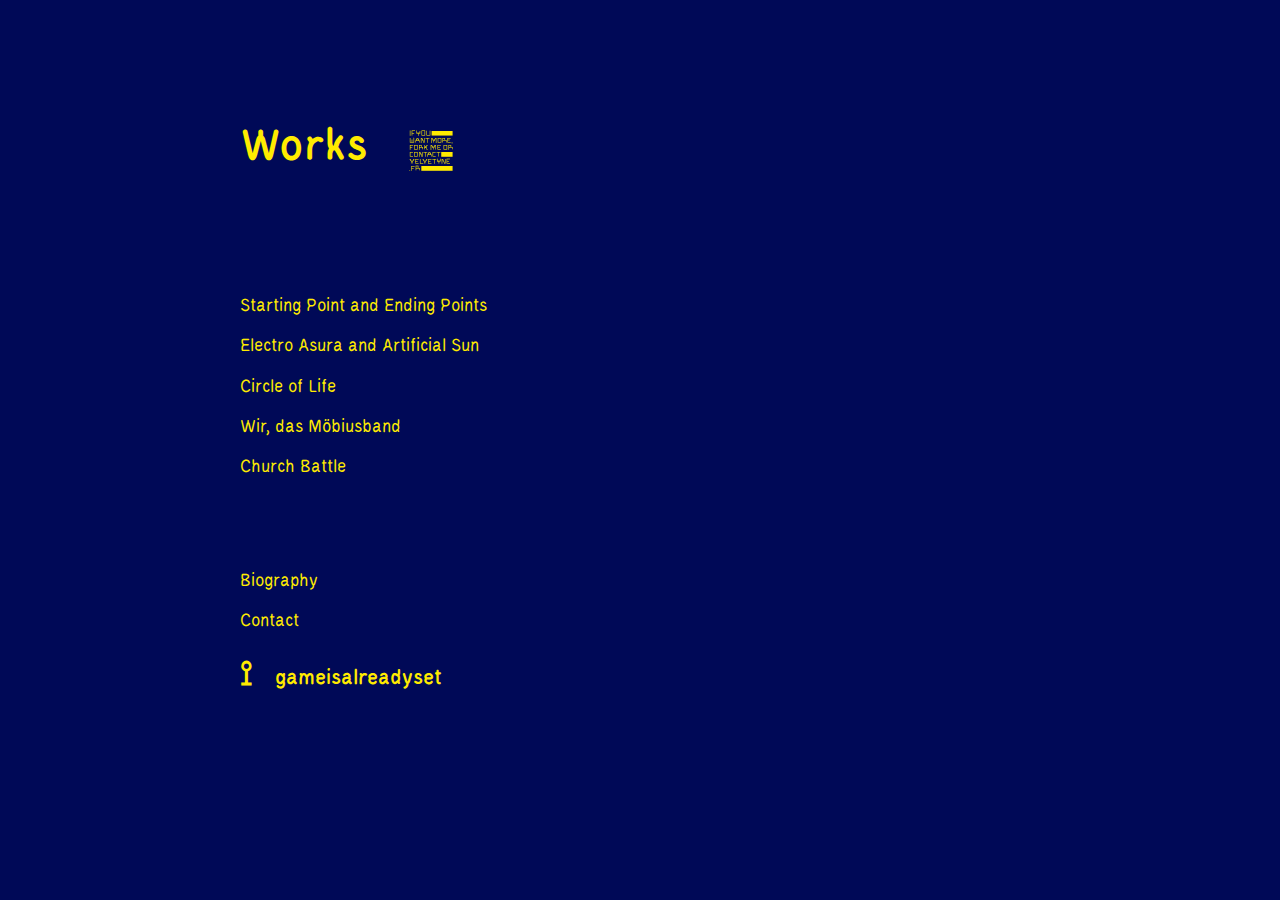
<file: index.html>
<!DOCTYPE html>
<html lang="en">
  <head>
    <meta charset="UTF-8" />
    <meta name="viewport" content="width=device-width, initial-scale=1.0" />

    <meta name="description" content="Performance artist, dancer, and choreographer Woo Sang Jeon's official portfolio website." />
    <meta name="robots" content="index, follow" />
    <title>Woo Sang Jeon</title>
    <link rel="stylesheet" href="style.css" />
    <style>
      .screensaver {
        position: fixed;
        inset: 0;
        background: rgba(0, 0, 0, 0.7); /* semi-transparent black */
        display: flex;
        align-items: flex-start;
        justify-content: flex-start;
        opacity: 0;
        pointer-events: none;
        transition: opacity 0.7s;
        z-index: 9999;
      }
      .screensaver.active {
        opacity: 1;
        pointer-events: auto;
      }
      .screensaver img {
        position: absolute;
        top: 2em;
        left: 2em;
        max-width: 180px;
        max-height: 180px;
        opacity: 0.85;
        margin: 0;
      }
      .worksbox {
        margin-top: 100px;
      }
      /* To show the screensaver with fade-in, use JS: document.getElementById('screensaver').classList.add('active');
         To hide: document.getElementById('screensaver').classList.remove('active'); */

      .logo {
        position: absolute;
        width: 340px;
      }
      a {
        width: auto !important;
      }
      @media (max-width: 700px) {
        .screensaver img {
          left: auto !important;
          right: 2.3em !important;
          top: 29em !important;
        }
        h1 {
          padding-left: 20px !important;
        }
      }
    </style>
  </head>
  <body id="index">
    <div id="screensaver" class="screensaver">
      <img class="logo" src="assets/1746286970264_yyxakr.png" alt="screensaver" />
    </div>
    <div class="worksbox">
      <h1>
        Works
        <span class="icon-hieroglyph">𓀐</span>
      </h1>
      <ul>
        <li><a href="starting-and-ending-points.html">Starting Point and Ending Points</a></li>
        <li><a href="electro-asura-and-artificial-sun.html">Electro Asura and Artificial Sun</a></li>
        <li><a href="circle-of-life.html">Circle of Life</a></li>
        <li><a href="wir-das-mobiusband.html">Wir, das Möbiusband</a></li>

        <li><a href="church-battle.html">Church Battle</a></li>
      </ul>
    </div>
    <br />
    <br />
    <div class="biobox">
      <ul>
        <li><a href="biography.html">Biography</a></li>
        <li><a href="contact.html">Contact</a></li>
      </ul>

      <ul>
        <li>
          <h3 id="gameisalreadyset">
            <span class="icon-gameisalreadyset">⟟</span>
            <a href="gameisalreadyset.html">gameisalreadyset</a>
          </h3>
        </li>
      </ul>
    </div>
    <br />
    <br />

    <script src="script.js"></script>
    <script>
      let idleTime = 0;
      const screensaver = document.getElementById("screensaver");
      function resetIdleTimer() {
        idleTime = 0;
        screensaver.classList.remove("active");
      }
      ["mousemove", "keydown", "scroll", "click"].forEach((evt) => document.addEventListener(evt, resetIdleTimer));
      setInterval(() => {
        idleTime++;
        if (idleTime >= 15) {
          screensaver.classList.add("active");
        }
      }, 1000);
    </script>
  </body>
</html>
</file>
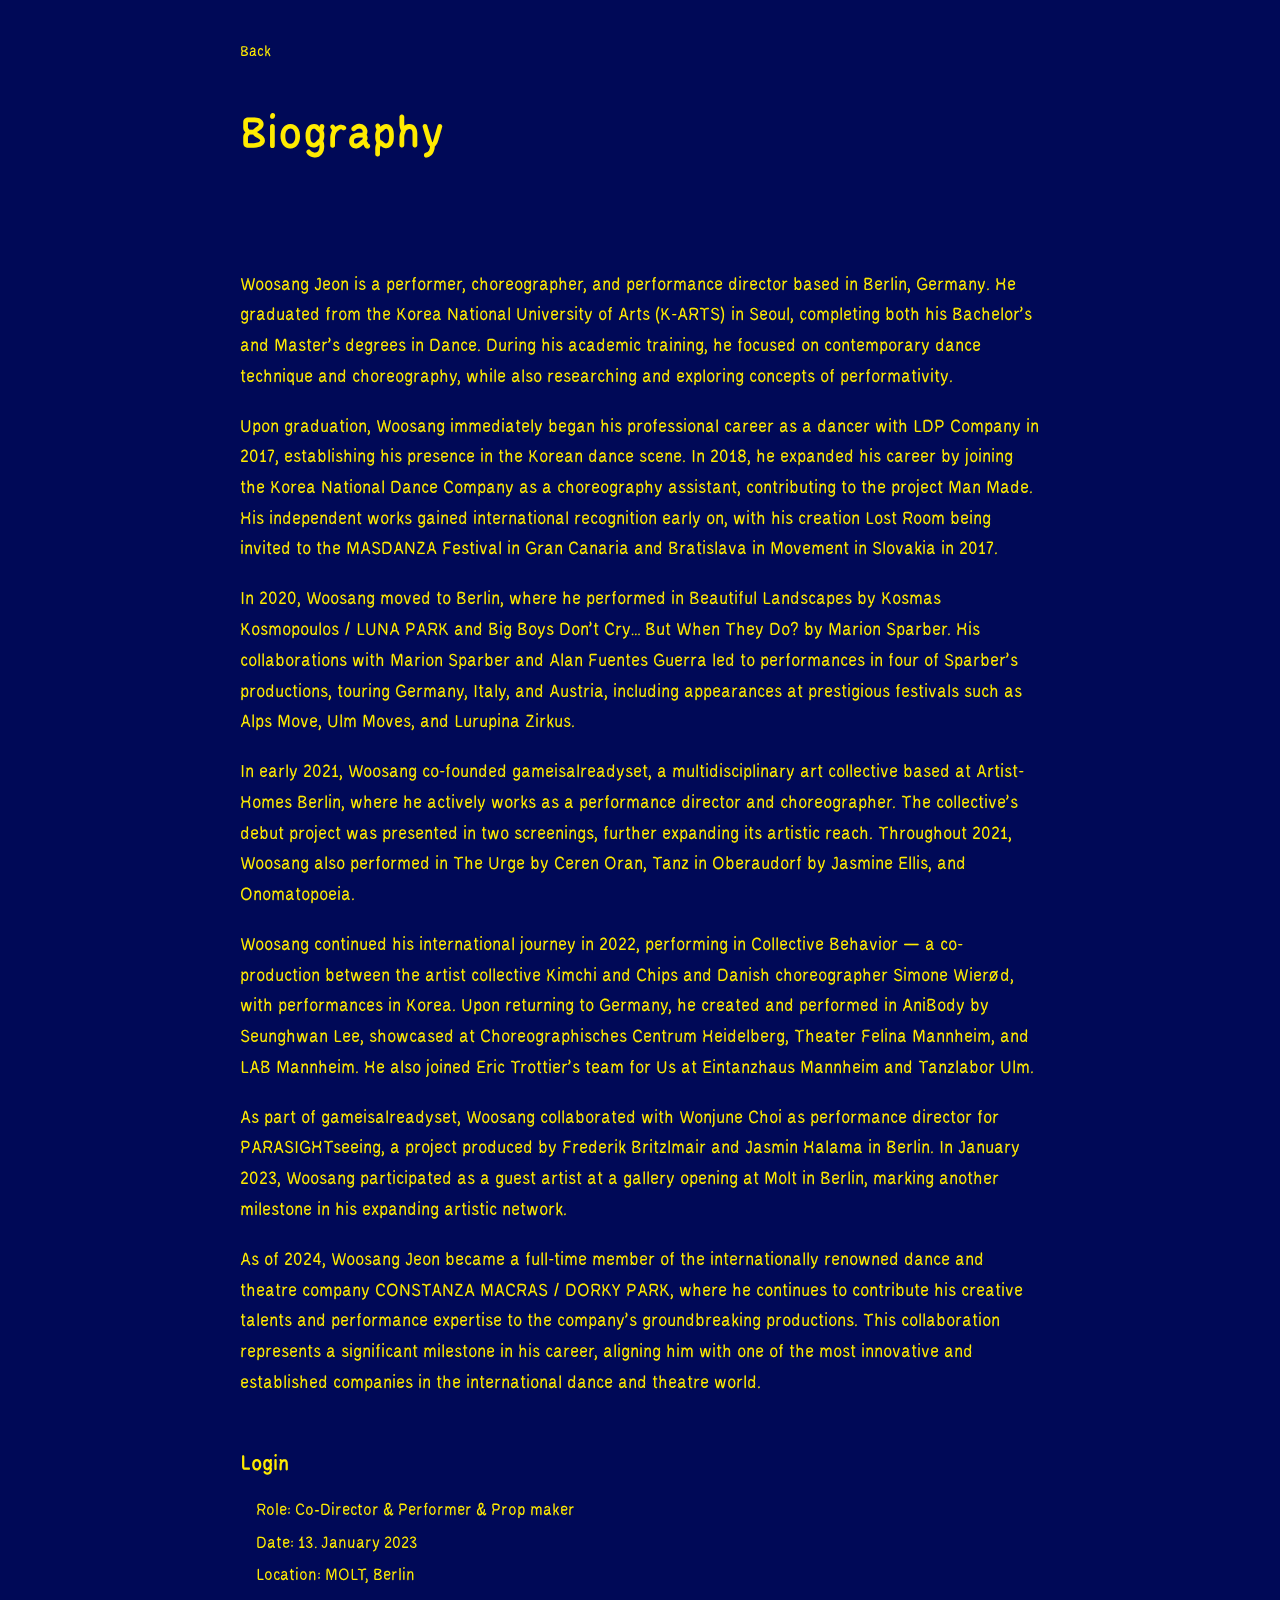
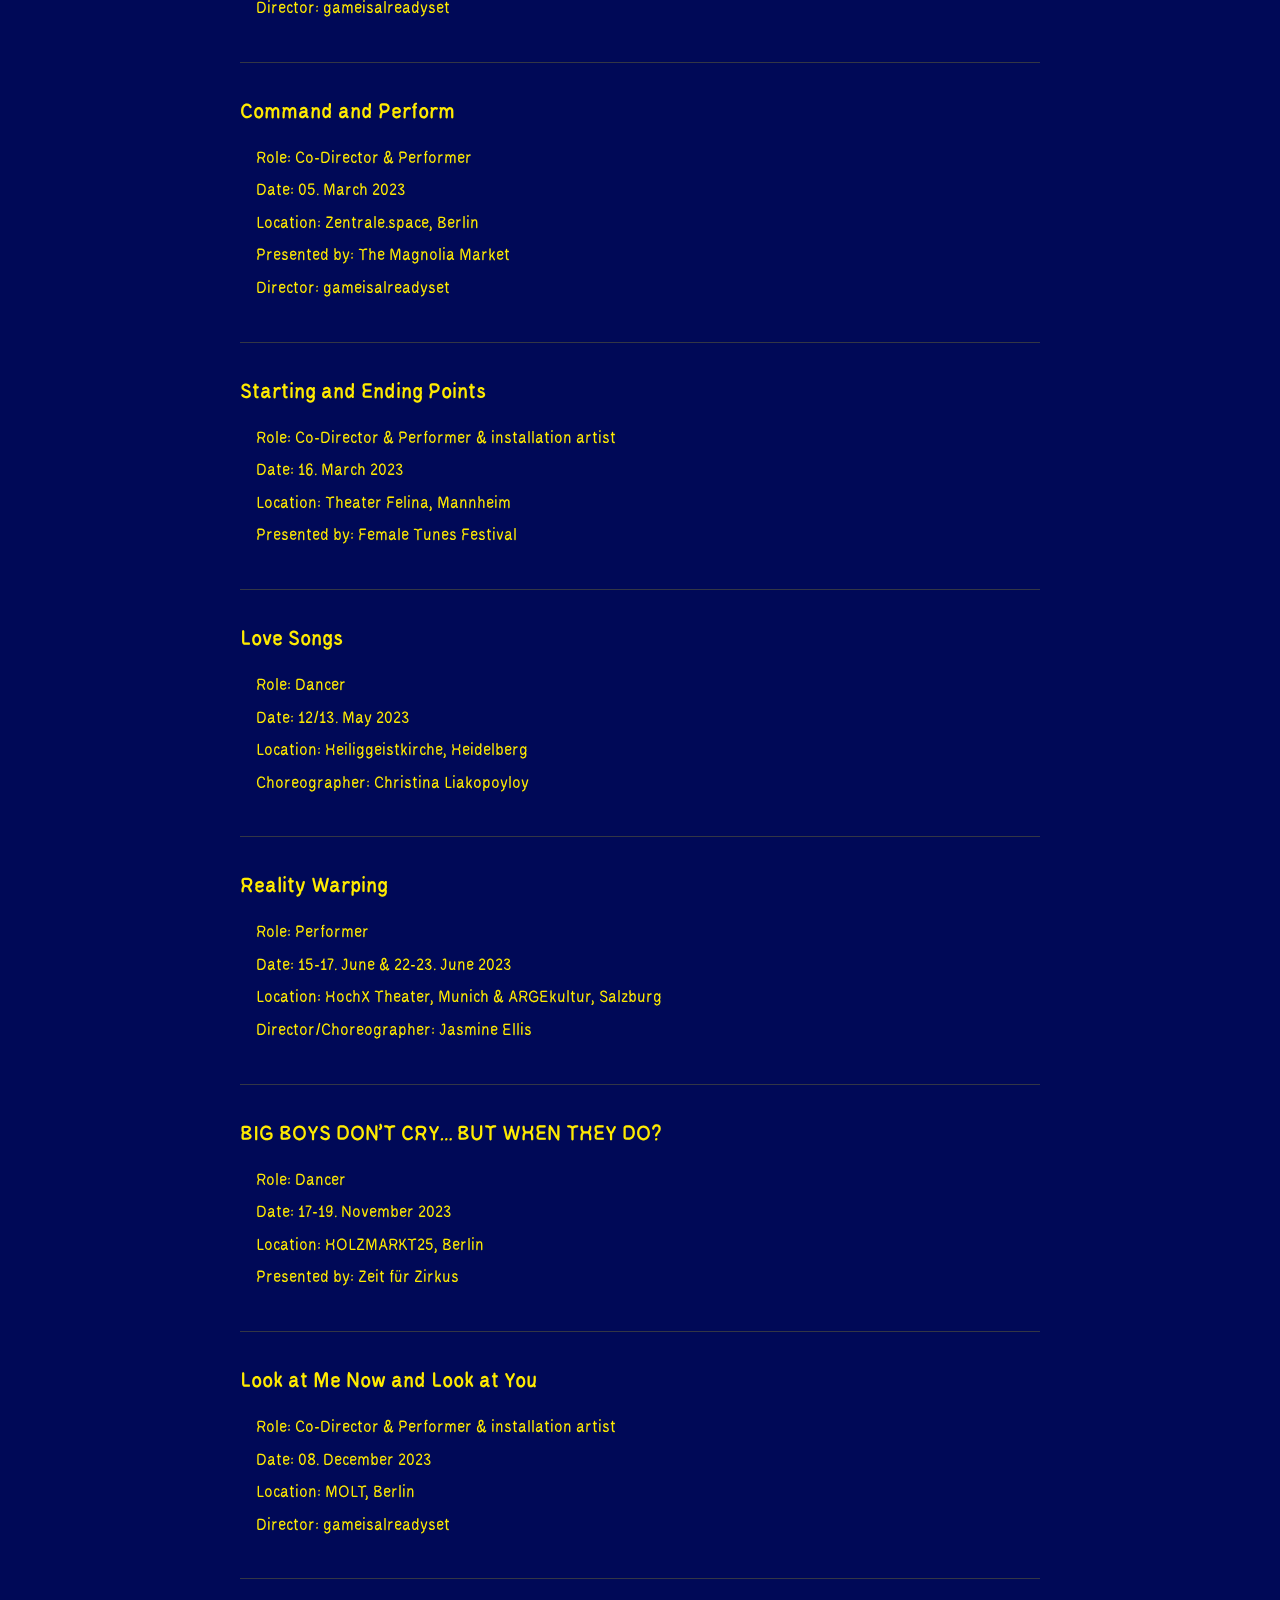
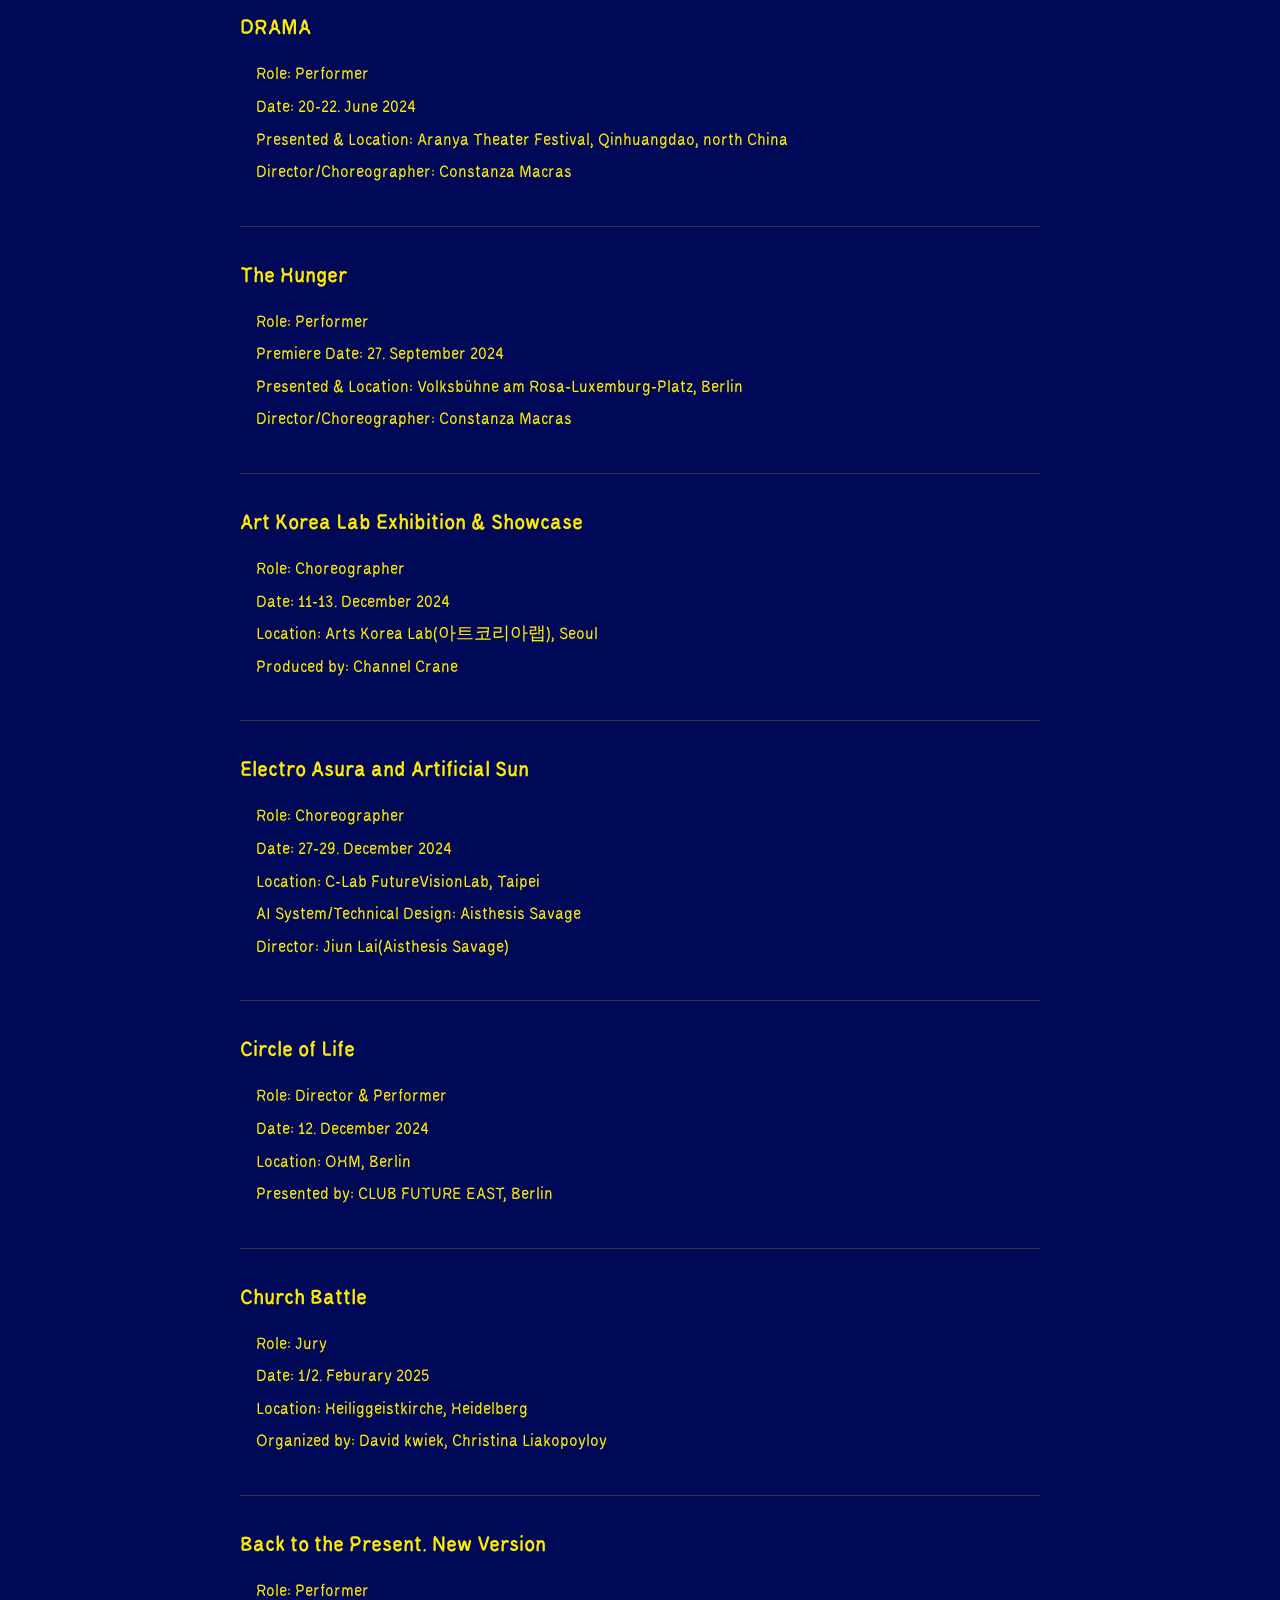
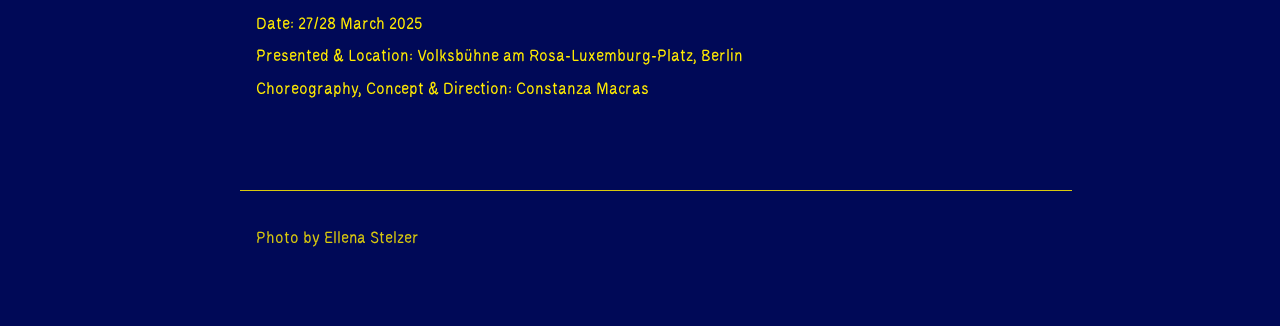
<file: biography.html>
<!DOCTYPE html>
<html lang="en">
  <head>
    <meta charset="UTF-8" />
    <meta name="viewport" content="width=device-width, initial-scale=1.0" />
    <title>Biography - Woo Sang Jeon</title>
    <link rel="stylesheet" href="style.css" />
    <style>
      .credits {
        border-top: 1px solid #ffeb00;
      }
      .screensaver {
        position: fixed;
        inset: 0;
        background: #000957;
        opacity: 0;
        pointer-events: none;
        transition: opacity 0.7s;
        z-index: 9999;
      }
      .screensaver.active {
        opacity: 1;
        pointer-events: auto;
      }
      /* To show the screensaver (fade in blue):
         document.getElementById('screensaver').classList.add('active');
         To hide (fade out to image):
         document.getElementById('screensaver').classList.remove('active');
      */
      body#index {
        background: #000957 !important;
        position: relative;
      }
      body#index::before {
        content: "";
        position: fixed;
        inset: 0;
        z-index: -1;
        background: url("assets/1746286779160_nqxlnu.png") 50% center/cover no-repeat;
        opacity: 0;
        pointer-events: none;
        transition: opacity 0.4s;
      }
      body#index.show-image-bg::before {
        opacity: 0.35;
      }
      @media (max-width: 700px) {
        .bio-profile-pic-outside {
          display: none !important;
        }
      }
    </style>
  </head>
  <body id="index">
    <div id="screensaver" class="screensaver"></div>

    <div class="bio-header-content">
      <a href="index.html">Back</a>
      <h1>Biography</h1>
      <p>
        Woosang Jeon is a performer, choreographer, and performance director based in Berlin, Germany. He graduated from the Korea National
        University of Arts (K-ARTS) in Seoul, completing both his Bachelor's and Master's degrees in Dance. During his academic training, he
        focused on contemporary dance technique and choreography, while also researching and exploring concepts of performativity.
      </p>
    </div>

    <p>
      Upon graduation, Woosang immediately began his professional career as a dancer with LDP Company in 2017, establishing his presence in
      the Korean dance scene. In 2018, he expanded his career by joining the Korea National Dance Company as a choreography assistant,
      contributing to the project Man Made. His independent works gained international recognition early on, with his creation Lost Room
      being invited to the MASDANZA Festival in Gran Canaria and Bratislava in Movement in Slovakia in 2017.
    </p>

    <p>
      In 2020, Woosang moved to Berlin, where he performed in Beautiful Landscapes by Kosmas Kosmopoulos / LUNA PARK and Big Boys Don't Cry…
      But When They Do? by Marion Sparber. His collaborations with Marion Sparber and Alan Fuentes Guerra led to performances in four of
      Sparber's productions, touring Germany, Italy, and Austria, including appearances at prestigious festivals such as Alps Move, Ulm
      Moves, and Lurupina Zirkus.
    </p>

    <p>
      In early 2021, Woosang co-founded gameisalreadyset, a multidisciplinary art collective based at Artist-Homes Berlin, where he actively
      works as a performance director and choreographer. The collective's debut project was presented in two screenings, further expanding
      its artistic reach. Throughout 2021, Woosang also performed in The Urge by Ceren Oran, Tanz in Oberaudorf by Jasmine Ellis, and
      Onomatopoeia.
    </p>

    <p>
      Woosang continued his international journey in 2022, performing in Collective Behavior — a co-production between the artist collective
      Kimchi and Chips and Danish choreographer Simone Wierød, with performances in Korea. Upon returning to Germany, he created and
      performed in AniBody by Seunghwan Lee, showcased at Choreographisches Centrum Heidelberg, Theater Felina Mannheim, and LAB Mannheim.
      He also joined Eric Trottier's team for Us at Eintanzhaus Mannheim and Tanzlabor Ulm.
    </p>

    <p>
      As part of gameisalreadyset, Woosang collaborated with Wonjune Choi as performance director for PARASIGHTseeing, a project produced by
      Frederik Britzlmair and Jasmin Halama in Berlin. In January 2023, Woosang participated as a guest artist at a gallery opening at Molt
      in Berlin, marking another milestone in his expanding artistic network.
    </p>

    <p>
      As of 2024, Woosang Jeon became a full-time member of the internationally renowned dance and theatre company CONSTANZA MACRAS / DORKY
      PARK, where he continues to contribute his creative talents and performance expertise to the company's groundbreaking productions.
      This collaboration represents a significant milestone in his career, aligning him with one of the most innovative and established
      companies in the international dance and theatre world.
    </p>

    <section class="work-list">
      <div class="work-item">
        <h3>Login</h3>
        <ul>
          <li>Role: Co-Director & Performer & Prop maker</li>
          <li>Date: 13. January 2023</li>
          <li>Location: MOLT, Berlin</li>
          <li>Director: gameisalreadyset</li>
        </ul>
      </div>

      <div class="work-item">
        <h3>Command and Perform</h3>
        <ul>
          <li>Role: Co-Director & Performer</li>
          <li>Date: 05. March 2023</li>
          <li>Location: Zentrale.space, Berlin</li>
          <li>Presented by: The Magnolia Market</li>
          <li>Director: gameisalreadyset</li>
        </ul>
      </div>

      <div class="work-item">
        <h3>Starting and Ending Points</h3>
        <ul>
          <li>Role: Co-Director & Performer & installation artist</li>
          <li>Date: 16. March 2023</li>
          <li>Location: Theater Felina, Mannheim</li>
          <li>Presented by: Female Tunes Festival</li>
        </ul>
      </div>

      <div class="work-item">
        <h3>Love Songs</h3>
        <ul>
          <li>Role: Dancer</li>
          <li>Date: 12/13. May 2023</li>
          <li>Location: Heiliggeistkirche, Heidelberg</li>
          <li>Choreographer: Christina Liakopoyloy</li>
        </ul>
      </div>

      <div class="work-item">
        <h3>Reality Warping</h3>
        <ul>
          <li>Role: Performer</li>
          <li>Date: 15-17. June & 22-23. June 2023</li>
          <li>Location: HochX Theater, Munich & ARGEkultur, Salzburg</li>
          <li>Director/Choreographer: Jasmine Ellis</li>
        </ul>
      </div>

      <div class="work-item">
        <h3>BIG BOYS DON'T CRY... BUT WHEN THEY DO?</h3>
        <ul>
          <li>Role: Dancer</li>
          <li>Date: 17-19. November 2023</li>
          <li>Location: HOLZMARKT25, Berlin</li>
          <li>Presented by: Zeit für Zirkus</li>
        </ul>
      </div>

      <div class="work-item">
        <h3>Look at Me Now and Look at You</h3>
        <ul>
          <li>Role: Co-Director & Performer & installation artist</li>
          <li>Date: 08. December 2023</li>
          <li>Location: MOLT, Berlin</li>
          <li>Director: gameisalreadyset</li>
        </ul>
      </div>

      <div class="work-item">
        <h3>DRAMA</h3>
        <ul>
          <li>Role: Performer</li>
          <li>Date: 20-22. June 2024</li>
          <li>Presented & Location: Aranya Theater Festival, Qinhuangdao, north China</li>
          <li>Director/Choreographer: Constanza Macras</li>
        </ul>
      </div>

      <div class="work-item">
        <h3>The Hunger</h3>
        <ul>
          <li>Role: Performer</li>
          <li>Premiere Date: 27. September 2024</li>
          <li>Presented & Location: Volksbühne am Rosa-Luxemburg-Platz, Berlin</li>
          <li>Director/Choreographer: Constanza Macras</li>
        </ul>
      </div>

      <div class="work-item">
        <h3>Art Korea Lab Exhibition & Showcase</h3>
        <ul>
          <li>Role: Choreographer</li>
          <li>Date: 11-13. December 2024</li>
          <li>Location: Arts Korea Lab(아트코리아랩), Seoul</li>
          <li>Produced by: Channel Crane</li>
        </ul>
      </div>

      <div class="work-item">
        <h3>Electro Asura and Artificial Sun</h3>
        <ul>
          <li>Role: Choreographer</li>
          <li>Date: 27-29. December 2024</li>
          <li>Location: C-Lab FutureVisionLab, Taipei</li>
          <li>AI System/Technical Design: Aisthesis Savage</li>
          <li>Director: Jiun Lai(Aisthesis Savage)</li>
        </ul>
      </div>

      <div class="work-item">
        <h3>Circle of Life</h3>
        <ul>
          <li>Role: Director & Performer</li>
          <li>Date: 12. December 2024</li>
          <li>Location: OHM, Berlin</li>
          <li>Presented by: CLUB FUTURE EAST, Berlin</li>
        </ul>
      </div>

      <div class="work-item">
        <h3>Church Battle</h3>
        <ul>
          <li>Role: Jury</li>
          <li>Date: 1/2. Feburary 2025</li>
          <li>Location: Heiliggeistkirche, Heidelberg</li>
          <li>Organized by: David kwiek, Christina Liakopoyloy</li>
        </ul>
      </div>

      <div class="work-item">
        <h3>Back to the Present. New Version</h3>
        <ul>
          <li>Role: Performer</li>
          <li>Date: 27/28 March 2025</li>
          <li>Presented & Location: Volksbühne am Rosa-Luxemburg-Platz, Berlin</li>
          <li>Choreography, Concept & Direction: Constanza Macras</li>
        </ul>
      </div>
    </section>
    <footer class="credits">
      <p>Photo by Ellena Stelzer</p>
    </footer>
    <script>
      let scrollTimeout;
      window.addEventListener("scroll", () => {
        document.body.classList.add("show-image-bg");

        clearTimeout(scrollTimeout);
        scrollTimeout = setTimeout(() => {
          document.body.classList.remove("show-image-bg");
        }, 300); // Remove after 300ms of no scroll
      });
    </script>
  </body>
</html>
</file>
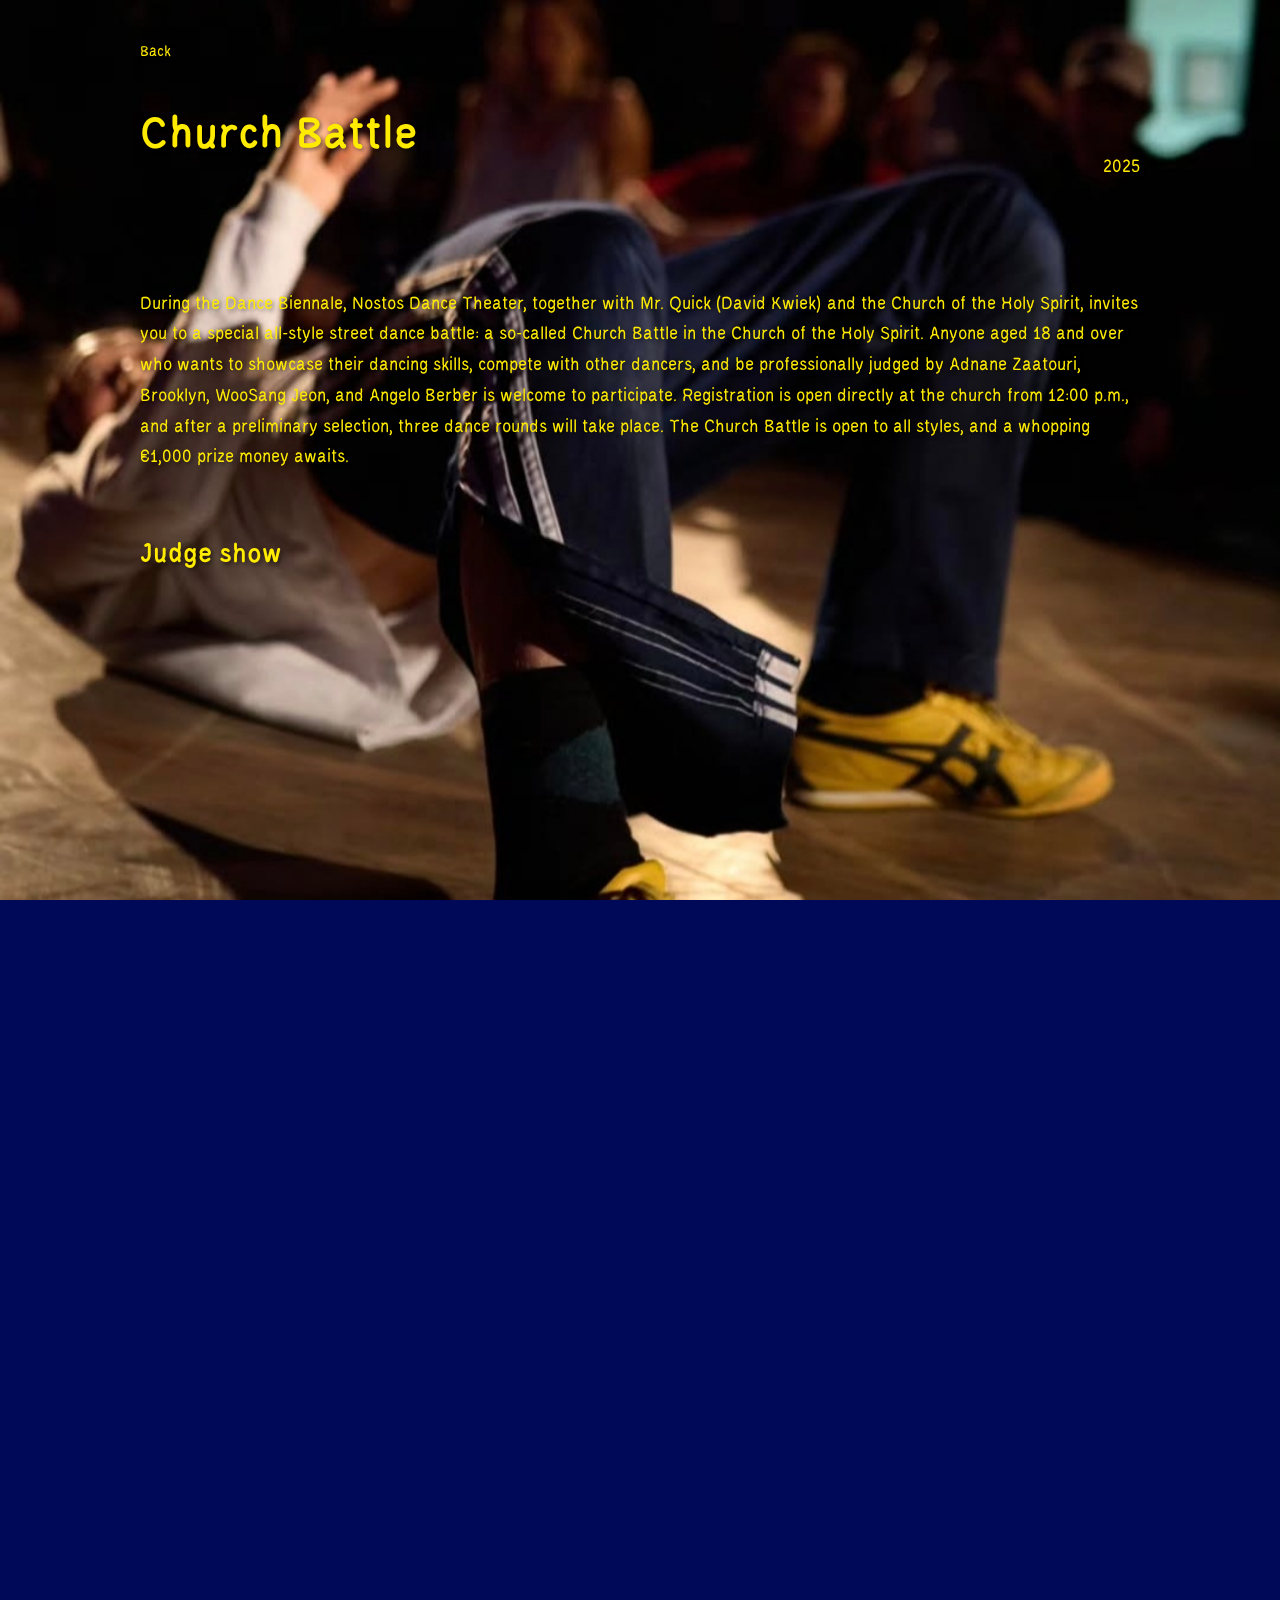
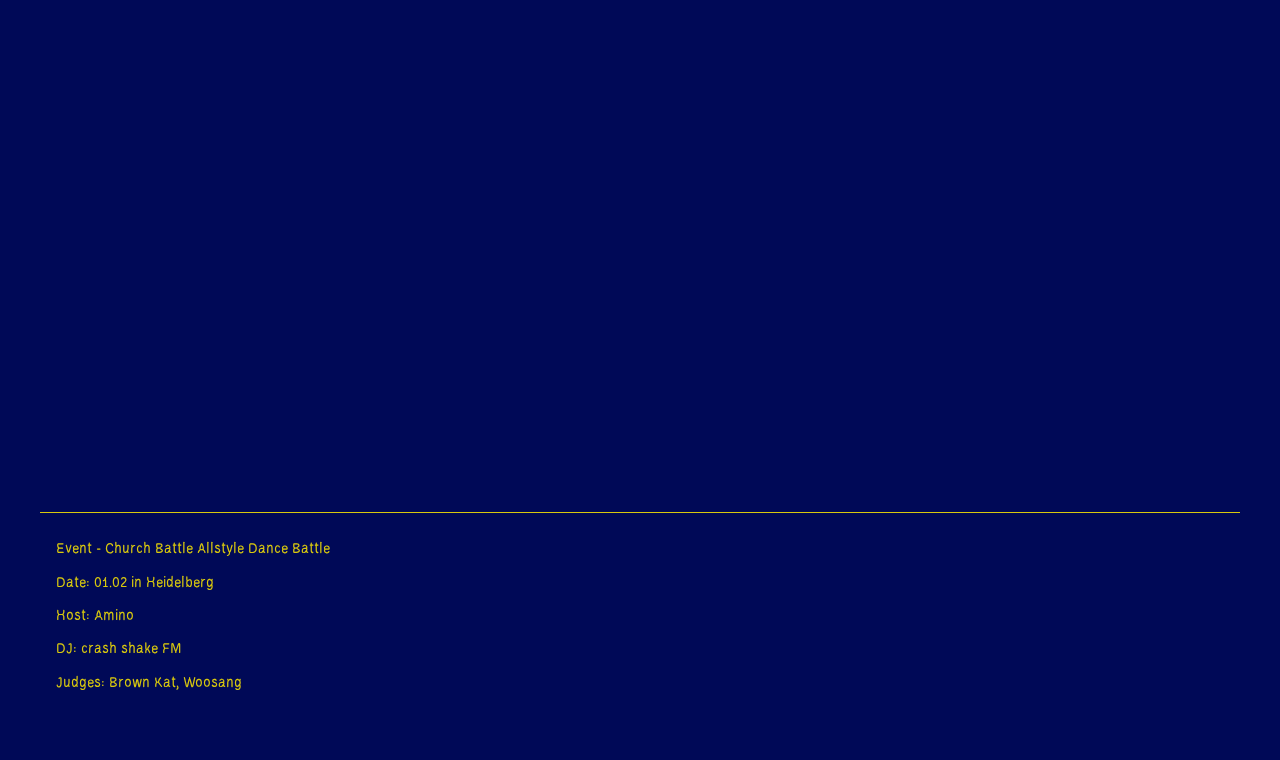
<file: church-battle.html>
<!DOCTYPE html>
<html lang="en">
  <head>
    <meta charset="UTF-8" />
    <meta name="viewport" content="width=device-width, initial-scale=1.0, viewport-fit=cover" />
    <meta name="theme-color" content="#000000" media="(prefers-color-scheme: dark)" />
    <meta name="theme-color" content="#000000" />
    <meta name="apple-mobile-web-app-status-bar-style" content="black" />
    <meta name="apple-mobile-web-app-capable" content="yes" />
    <title>Church Battle</title>
    <link rel="stylesheet" href="style.css" />
    <style>
      a {
        border-bottom: none;
      }
      .blue-overlay {
        background-color: rgba(0, 0, 0, 0.7) !important;
      }
      .content .video-row {
        display: flex;
        flex-direction: column;
        gap: 1.5rem;
        align-items: center;
      }
      .content .video-wrapper {
        position: relative;
        width: 100%;
        max-width: 800px;
        padding-top: 56.25%; /* 16:9 ratio */
        overflow: hidden;
        background: none !important;
      }
      .content .video-wrapper.first-video {
        background: none;
        max-width: 1200px;
        padding-top: 90%; /* slightly shorter vertical ratio */
      }
      .content .video-wrapper iframe {
        position: absolute;
        top: 0;
        left: 0;
        width: 100%;
        height: 100%;
        border: none;
        background-color: transparent !important;
      }
      .content {
        max-width: 1000px !important;
        margin: 0 auto;
        padding: 0 1rem;
      }
      #index {
        max-width: 1200px !important;
      }

      .background-image.church-battle-bg-img {
        position: fixed;
        top: 0;
        left: 0;
        width: 100vw;
        height: 100vh;
        background-size: cover;
        background-position: center;
        background-repeat: no-repeat;
        z-index: -1;
      }

      @media (max-width: 700px) {
        .content .video-row {
          gap: 1rem;
        }
        .content .video-wrapper.first-video {
          max-width: 100vw;
          width: 100%;
          padding-top: 177.78% !important; /* 9:16 */
        }
        .content .video-wrapper.first-video iframe {
          transform: none !important;
          width: 100% !important;
          height: 100% !important;
          pointer-events: auto;
          overflow: hidden;
        }
      }
    </style>
  </head>
  <body id="index">
    <div class="background-image church-battle-bg-img"></div>
    <div class="content">
      <a href="index.html">Back</a>
      <div class="project-info">
        <a href="https://www.theaterheidelberg.de/de/produktionen/15323-church-battle"><h1>Church Battle</h1></a>
        <p>2025</p>
      </div>
      <p>
        During the Dance Biennale, Nostos Dance Theater, together with Mr. Quick (David Kwiek) and the Church of the Holy Spirit, invites
        you to a special all-style street dance battle: a so-called Church Battle in the Church of the Holy Spirit. Anyone aged 18 and over
        who wants to showcase their dancing skills, compete with other dancers, and be professionally judged by Adnane Zaatouri, Brooklyn,
        WooSang Jeon, and Angelo Berber is welcome to participate. Registration is open directly at the church from 12:00 p.m., and after a
        preliminary selection, three dance rounds will take place. The Church Battle is open to all styles, and a whopping €1,000 prize
        money awaits.
      </p>

      <section class="video">
        <h2>Judge show</h2>
        <div class="video-row">
          <div class="video-wrapper">
            <iframe
              id="judge-show-2"
              src="https://player.vimeo.com/video/1085259000"
              frameborder="0"
              allow="autoplay; fullscreen; picture-in-picture"
              allowfullscreen></iframe>
          </div>
          <div class="video-wrapper first-video">
            <iframe
              id="judge-show-1"
              src="https://player.vimeo.com/video/1085258425"
              frameborder="0"
              allow="autoplay; fullscreen; picture-in-picture"
              allowfullscreen></iframe>
          </div>
        </div>
      </section>
    </div>

    <footer>
      <section class="credits">
        <ul>
          <li>Event - Church Battle Allstyle Dance Battle</li>
          <li>Date: 01.02 in Heidelberg</li>
          <li>Host: Amino</li>
          <li>DJ: crash shake FM</li>
          <li>Judges: Brown Kat, Woosang</li>
        </ul>
      </section>
    </footer>
  </body>
</html>
</file>
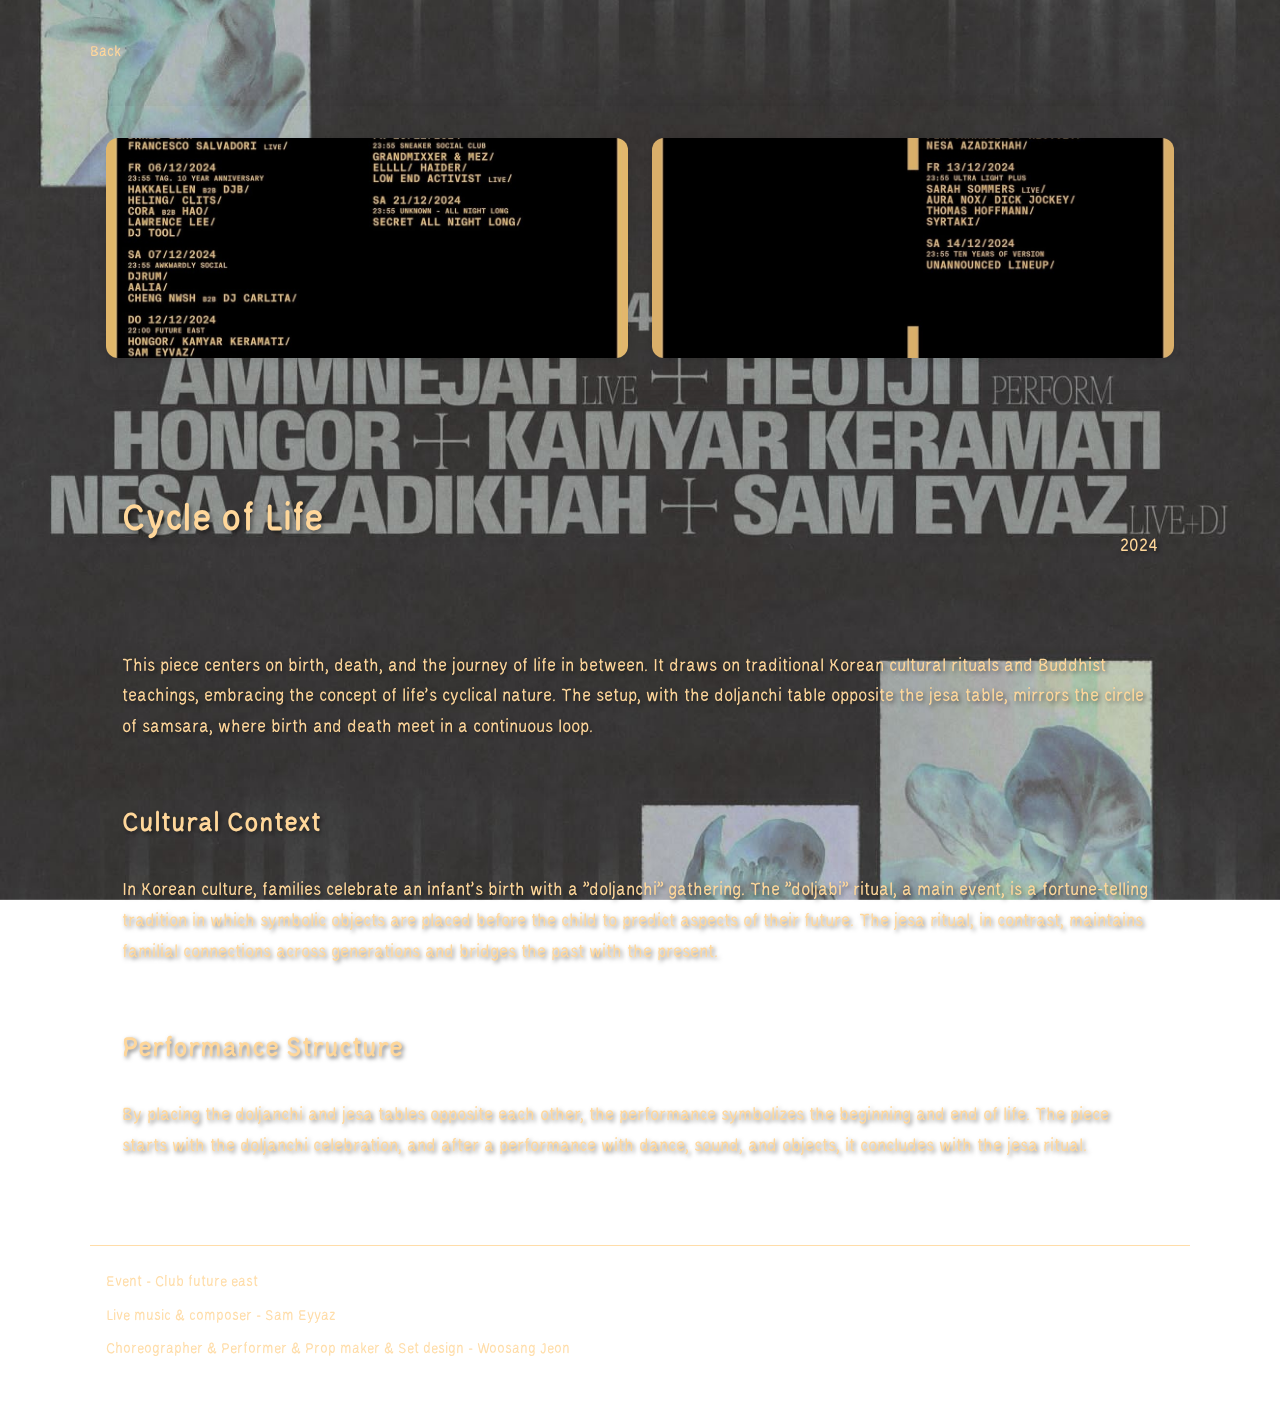
<file: circle-of-life.html>
<!DOCTYPE html>
<html lang="en">
  <head>
    <meta charset="UTF-8" />
    <meta name="viewport" content="width=device-width, initial-scale=1.0" />
    <meta name="theme-color" content="#ffd79a" />
    <meta name="apple-mobile-web-app-status-bar-style" content="black-translucent" />
    <meta name="apple-mobile-web-app-capable" content="yes" />
    <title>Cycle of Life - Woo Sang Jeon</title>
    <link rel="stylesheet" href="style.css" />
    <style>
      body,
      body * {
        color: #ffd79a !important;
      }

      .gallery {
        margin-bottom: 2rem;
      }
      .credits {
        border-top: 1px solid #ffd79a;
      }

      @media (max-width: 600px) {
        .content {
          padding-left: 0.5em;
          padding-right: 0.5em;
        }
        iframe {
          width: 100% !important;
          height: auto !important;
          min-width: 0;
        }
      }
    </style>
  </head>
  <body>
    <div class="background-image circle-of-life-bg-img"></div>
    <a href="index.html">Back</a>

    <section class="gallery">
      <div class="image-grid">
        <a href="assets/Screenshot_20250503_144758_Instagram_ak2t9q.jpg" target="_blank">
          <img src="assets/Screenshot_20250503_144758_Instagram_ak2t9q.jpg" alt="Cycle of Life New 1" />
        </a>
        <a href="assets/Screenshot_20250503_144749_Instagram_qtgg3u.jpg" target="_blank">
          <img src="assets/Screenshot_20250503_144749_Instagram_qtgg3u.jpg" alt="Cycle of Life New 2" />
        </a>
      </div>
    </section>
    <div class="content" id="circle-of-life-content">
      <div class="project-info">
        <h1>Cycle of Life</h1>
        <p>2024</p>
      </div>
      <p>
        This piece centers on birth, death, and the journey of life in between. It draws on traditional Korean cultural rituals and Buddhist
        teachings, embracing the concept of life's cyclical nature. The setup, with the doljanchi table opposite the jesa table, mirrors the
        circle of samsara, where birth and death meet in a continuous loop.
      </p>

      <section>
        <h2>Cultural Context</h2>
        <p>
          In Korean culture, families celebrate an infant's birth with a "doljanchi" gathering. The "doljabi" ritual, a main event, is a
          fortune-telling tradition in which symbolic objects are placed before the child to predict aspects of their future. The jesa
          ritual, in contrast, maintains familial connections across generations and bridges the past with the present.
        </p>
      </section>

      <section>
        <h2>Performance Structure</h2>
        <p>
          By placing the doljanchi and jesa tables opposite each other, the performance symbolizes the beginning and end of life. The piece
          starts with the doljanchi celebration, and after a performance with dance, sound, and objects, it concludes with the jesa ritual.
        </p>
      </section>
    </div>

    <footer>
      <section class="credits">
        <ul>
          <li>Event - Club future east</li>
          <li>Live music & composer - Sam Eyyaz</li>
          <li>Choreographer & Performer & Prop maker & Set design - Woosang Jeon</li>
        </ul>
      </section>
    </footer>
    <script>
      let scrollTimeout;
      window.addEventListener("scroll", () => {
        document.body.classList.add("show-image-bg");

        clearTimeout(scrollTimeout);
        scrollTimeout = setTimeout(() => {
          document.body.classList.remove("show-image-bg");
        }, 300); // Remove after 300ms of no scroll
      });
    </script>
  </body>
</html>
</file>
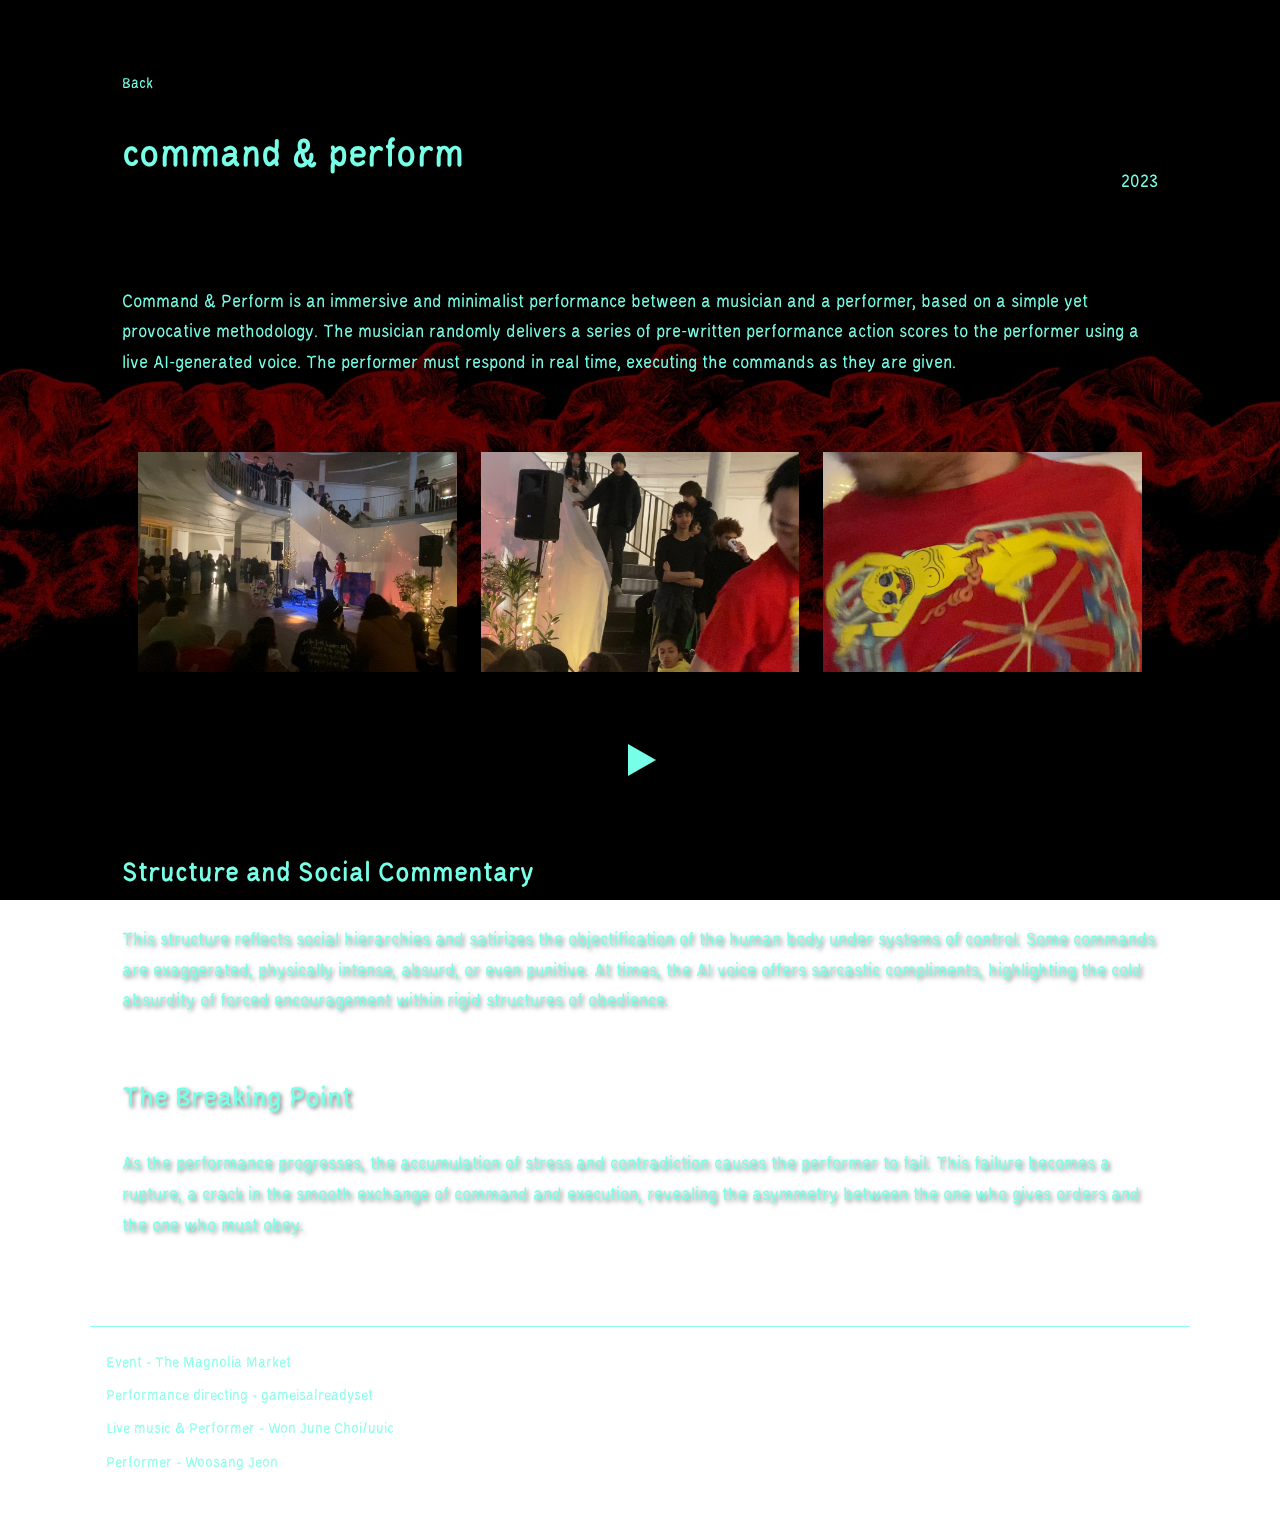
<file: command-and-perform.html>
<!DOCTYPE html>
<html lang="en">
  <head>
    <meta charset="UTF-8" />
    <meta name="viewport" content="width=device-width, initial-scale=1.0" />
    <meta name="theme-color" content="#000000" />
    <meta name="apple-mobile-web-app-status-bar-style" content="black-translucent" />
    <meta name="apple-mobile-web-app-capable" content="yes" />
    <title>Command & Perform - Woo Sang Jeon</title>
    <link rel="stylesheet" href="style.css" />
    <style>
      @font-face {
        font-family: "Sligoil Micro";
        src: url("assets/fonts/sligil-main/fonts/web/Sligoil-Micro.woff") format("woff");
        font-weight: normal;
        font-style: normal;
      }
      body,
      body * {
        color: #77ffe7 !important;
      }

      img {
        border-radius: 0 !important;
      }
      .video-container {
        margin-bottom: 0 !important;
        padding-bottom: 0 !important;
        height: auto !important;
        min-height: 0 !important;
      }
      .gallery .image-grid {
        margin-bottom: 0 !important;
      }
      .credits {
        border-top: 1px solid #77ffe7;
        margin-top: 0 !important;
      }
    </style>
  </head>
  <body>
    <div class="background-image command-perform-bg-img"></div>
    <div class="content">
      <a href="gameisalreadyset.html" class="back-btn">Back</a>
      <div class="project-info">
        <h1>command & perform</h1>
        <p>2023</p>
      </div>
      <section class="description">
        <p>
          Command & Perform is an immersive and minimalist performance between a musician and a performer, based on a simple yet provocative
          methodology. The musician randomly delivers a series of pre-written performance action scores to the performer using a live
          AI-generated voice. The performer must respond in real time, executing the commands as they are given.
        </p>
        <section class="gallery">
          <div class="image-grid">
            <a href="assets/Command_Perform_03_tibyml.jpg" target="_blank">
              <img src="assets/Command_Perform_03_tibyml.jpg" alt="Command Perform 03" />
            </a>
            <a href="assets/Command_Perform_02_eydief.jpg" target="_blank">
              <img src="assets/Command_Perform_02_eydief.jpg" alt="Command Perform 02" />
            </a>
            <a href="assets/Command_Perform_01_vbps6c.jpg" target="_blank">
              <img src="assets/Command_Perform_01_vbps6c.jpg" alt="Command Perform 01" />
            </a>
          </div>
        </section>
        <section class="video">
          <div class="video-container">
            <a href="https://www.youtube.com/watch?v=DqPqCWw63Y4" target="_blank" class="video-icon">
              <svg xmlns="http://www.w3.org/2000/svg" width="48" height="48" viewBox="0 0 24 24" fill="currentColor">
                <polygon points="6,4 20,12 6,20" />
              </svg>
            </a>
          </div>
        </section>
        <section>
          <h2>Structure and Social Commentary</h2>
          <p>
            This structure reflects social hierarchies and satirizes the objectification of the human body under systems of control. Some
            commands are exaggerated, physically intense, absurd, or even punitive. At times, the AI voice offers sarcastic compliments,
            highlighting the cold absurdity of forced encouragement within rigid structures of obedience.
          </p>
        </section>
        <section>
          <h2>The Breaking Point</h2>
          <p>
            As the performance progresses, the accumulation of stress and contradiction causes the performer to fail. This failure becomes a
            rupture, a crack in the smooth exchange of command and execution, revealing the asymmetry between the one who gives orders and
            the one who must obey.
          </p>
        </section>
      </section>
    </div>
    <footer>
      <section class="credits">
        <ul>
          <li>Event - The Magnolia Market</li>
          <li>Performance directing - gameisalreadyset</li>
          <li>Live music & Performer - Won June Choi/uuic</li>
          <li>Performer - Woosang Jeon</li>
        </ul>
      </section>
    </footer>
  </body>
</html>
</file>
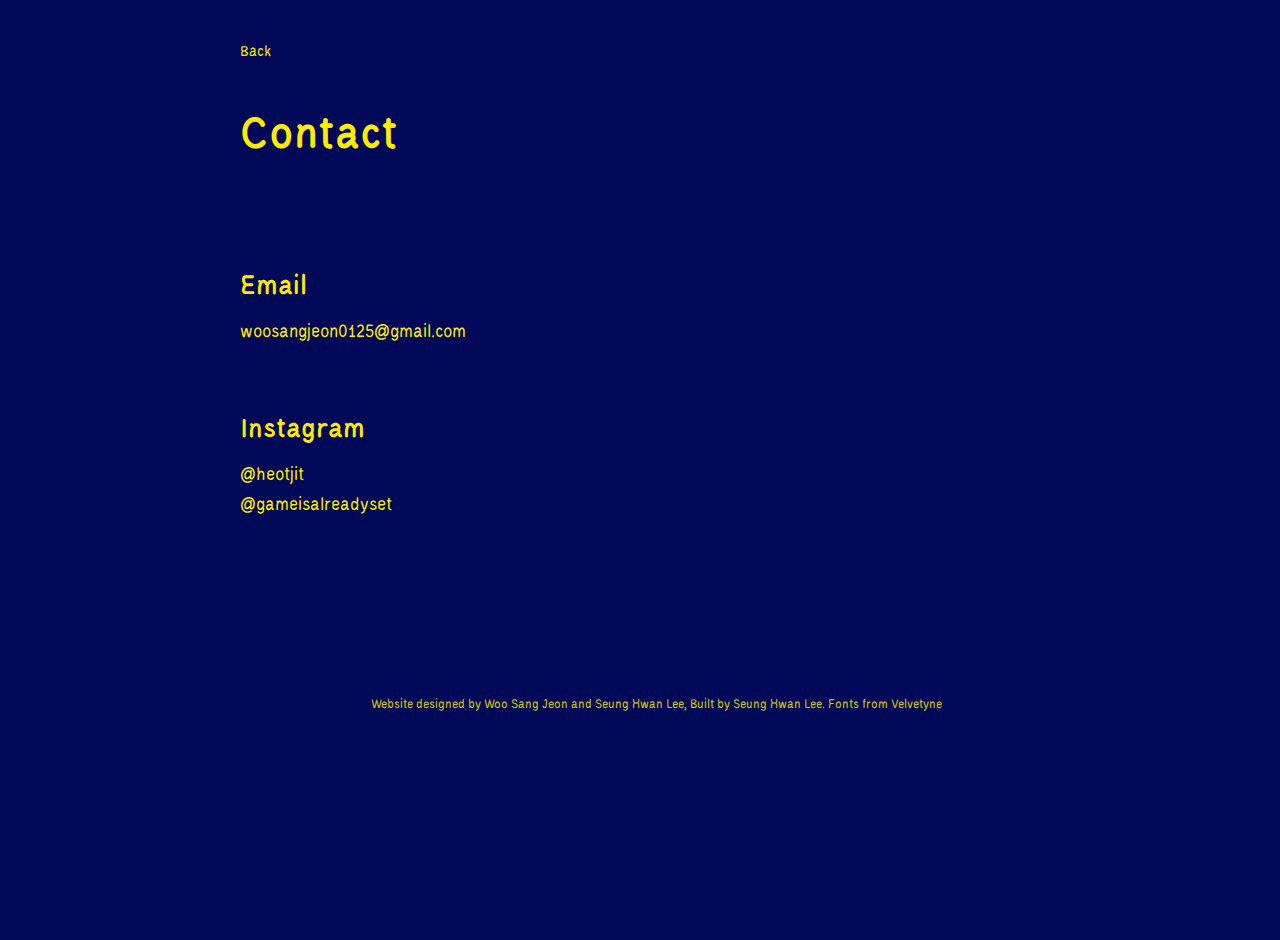
<file: contact.html>
<!DOCTYPE html>
<html lang="en">
  <head>
    <meta charset="UTF-8" />
    <meta name="viewport" content="width=device-width, initial-scale=1.0" />
    <title>Contact - Woo Sang Jeon</title>
    <link rel="stylesheet" href="style.css" />
    <style>
      html,
      body {
        height: 100%;
        min-height: 100%;
      }
      h1 {
        margin-bottom: 0%;
      }
      body {
        display: flex;
        flex-direction: column;
        min-height: 100vh;
      }

      footer {
        margin-top: 80px;

        padding: 1rem;
        font-size: 0.7rem;
        text-align: center;
      }

      footer a,
      .contact-info a {
        display: inline !important;
        width: auto !important;
        padding: 0 !important;
        margin: 0 !important;
        text-decoration: none !important;
        border-bottom: none !important;
        box-shadow: none !important;
      }

      a {
        text-decoration: none;
      }

      @media (max-width: 600px) {
        footer {
          font-size: 0.75rem;
          line-height: 1.5;
          padding: 2rem 1rem;
        }
      }

      .mobile-br {
        display: none;
      }
      @media (max-width: 700px) {
        .mobile-br {
          display: block;
          height: 0;
        }
      }
    </style>
  </head>
  <body id="index">
    <a href="index.html">Back</a>
    <h1>Contact</h1>

    <section class="contact-info">
      <div class="contact-item">
        <h2>Email</h2>
        <a href="mailto:woosangjeon0125@gmail.com">woosangjeon0125@gmail.com</a>
      </div>

      <div class="contact-item">
        <h2>Instagram</h2>
        <a href="https://www.instagram.com/heotjit/" target="_blank" rel="noopener noreferrer">@heotjit</a>
        <br />
        <a href="https://www.instagram.com/gameisalreadyset/" target="_blank" rel="noopener noreferrer">@gameisalreadyset</a>
      </div>
    </section>
    <footer>
      <div class="footer-content">
        <p>
          Website designed by Woo Sang Jeon and Seung Hwan Lee,
          <span class="mobile-br"></span>
          Built by Seung Hwan Lee.
          <span class="mobile-br"></span>
          Fonts from
          <a href="https://velvetyne.fr/fonts/velvelyne/" target="_blank" rel="noopener noreferrer">Velvetyne</a>
        </p>
      </div>
    </footer>
  </body>
</html>
</file>
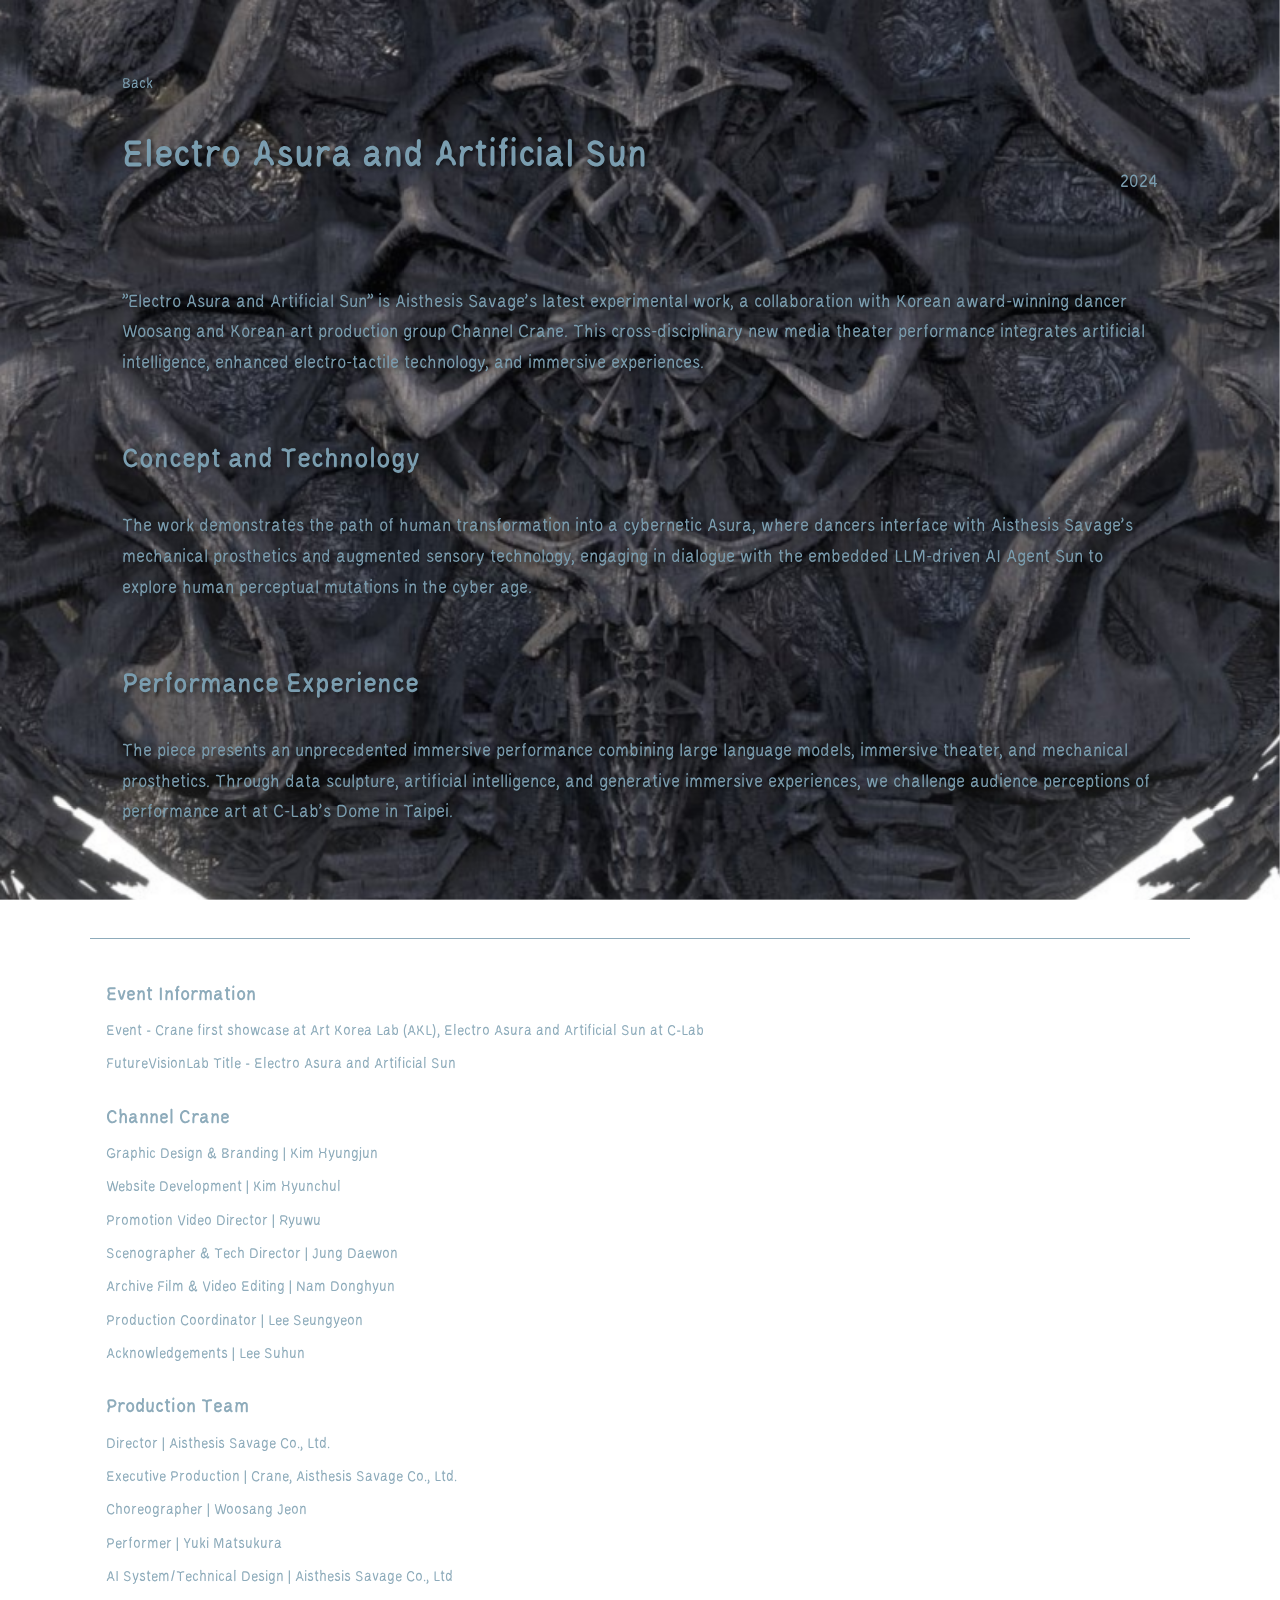
<file: electro-asura-and-artificial-sun.html>
<!DOCTYPE html>
<html lang="en">
  <head>
    <meta charset="UTF-8" />
    <meta name="viewport" content="width=device-width, initial-scale=1.0" />
    <meta name="theme-color" content="#7a9daf" />
    <meta name="apple-mobile-web-app-status-bar-style" content="black-translucent" />
    <meta name="apple-mobile-web-app-capable" content="yes" />
    <title>Electro Asura and Artificial Sun - Woo Sang Jeon</title>
    <link rel="stylesheet" href="style.css" />
    <style>
      body,
      body * {
        color: #7a9daf !important;
      }
      @media (max-width: 700px) {
        .background-image.electro-asura-bg-img {
          background-size: 430% !important;
          background-position: center center !important;
        }
      }
    </style>
  </head>
  <body class="electro-asura-bg">
    <div class="background-image electro-asura-bg-img"></div>

    <div class="content">
      <a href="index.html">Back</a>
      <div class="project-info">
        <h1>Electro Asura and Artificial Sun</h1>
        <p>2024</p>
      </div>

      <p>
        "Electro Asura and Artificial Sun" is Aisthesis Savage's latest experimental work, a collaboration with Korean award-winning dancer
        Woosang and Korean art production group Channel Crane. This cross-disciplinary new media theater performance integrates artificial
        intelligence, enhanced electro-tactile technology, and immersive experiences.
      </p>

      <section>
        <h2>Concept and Technology</h2>
        <p>
          The work demonstrates the path of human transformation into a cybernetic Asura, where dancers interface with Aisthesis Savage's
          mechanical prosthetics and augmented sensory technology, engaging in dialogue with the embedded LLM-driven AI Agent Sun to explore
          human perceptual mutations in the cyber age.
        </p>
      </section>

      <section>
        <h2>Performance Experience</h2>
        <p>
          The piece presents an unprecedented immersive performance combining large language models, immersive theater, and mechanical
          prosthetics. Through data sculpture, artificial intelligence, and generative immersive experiences, we challenge audience
          perceptions of performance art at C-Lab's Dome in Taipei.
        </p>
      </section>
      <br />
    </div>
    <footer>
      <section class="credits">
        <h3>Event Information</h3>
        <ul>
          <li>Event - Crane first showcase at Art Korea Lab (AKL), Electro Asura and Artificial Sun at C-Lab</li>
          <li>FutureVisionLab Title - Electro Asura and Artificial Sun</li>
        </ul>

        <h3>Channel Crane</h3>
        <ul>
          <li>Graphic Design & Branding | Kim Hyungjun</li>
          <li>Website Development | Kim Hyunchul</li>
          <li>Promotion Video Director | Ryuwu</li>
          <li>Scenographer & Tech Director | Jung Daewon</li>
          <li>Archive Film & Video Editing | Nam Donghyun</li>
          <li>Production Coordinator | Lee Seungyeon</li>
          <li>Acknowledgements | Lee Suhun</li>
        </ul>

        <h3>Production Team</h3>
        <ul>
          <li>Director | Aisthesis Savage Co., Ltd.</li>
          <li>Executive Production | Crane, Aisthesis Savage Co., Ltd.</li>
          <li>Choreographer | Woosang Jeon</li>
          <li>Performer | Yuki Matsukura</li>
          <li>AI System/Technical Design | Aisthesis Savage Co., Ltd</li>
        </ul>
      </section>
    </footer>
    <script>
      let scrollTimeout;
      window.addEventListener("scroll", () => {
        document.body.classList.add("show-image-bg");

        clearTimeout(scrollTimeout);
        scrollTimeout = setTimeout(() => {
          document.body.classList.remove("show-image-bg");
        }, 300); // Remove after 300ms of no scroll
      });
    </script>
  </body>
</html>
</file>
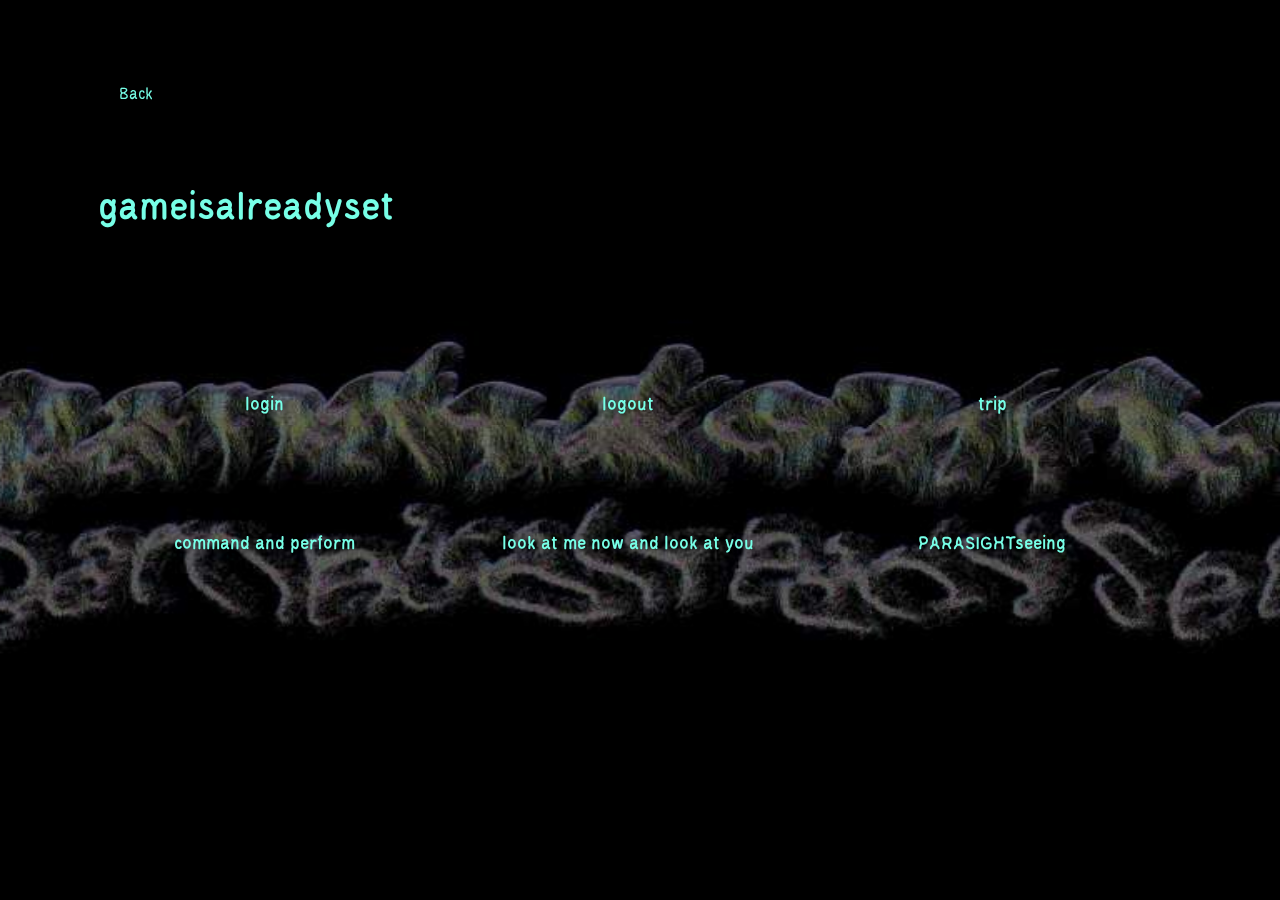
<file: gameisalreadyset.html>
<!DOCTYPE html>
<html lang="en">
  <head>
    <meta charset="UTF-8" />
    <meta name="viewport" content="width=device-width, initial-scale=1.0" />
    <meta name="theme-color" content="#000000" />
    <meta name="apple-mobile-web-app-status-bar-style" content="black-translucent" />
    <meta name="apple-mobile-web-app-capable" content="yes" />
    <title>gameisalreadyset - Woo Sang Jeon</title>
    <link rel="stylesheet" href="style.css" />
    <style>
      body,
      body * {
        color: #77ffe7 !important;
      }

      .content {
        min-height: 80vh;
        display: block;
        z-index: 1;
        position: relative;
        padding-left: 0.5em;
      }
      h1 {
        font-size: 2.5em;
        margin-bottom: 2rem;
        text-align: left;
        text-shadow: 2px 2px 8px #000;
      }
      .works-grid {
        display: grid;
        grid-template-columns: 1fr 1fr 1fr;
        gap: 2rem;
        width: 100%;
        margin-top: 5em;
        margin-bottom: 3em;
        justify-items: center;
        text-align: center;
      }
      .work-link {
        perspective: 600px;
        display: inline-block;
        padding: 0;
        text-align: center;
        font-size: 1.2em;
        font-weight: bold;
        text-decoration: none;
        color: #77ffe7;
        transition: color 0.2s, transform 0.2s;
        background: none;
        border-radius: 0;
        box-shadow: none;
        border-bottom: none !important;
        margin-top: 1em;
        margin-bottom: 1em;
        padding-top: 1em;
        padding-bottom: 1em;
      }
      .work-link .flip-inner {
        display: inline-block;
        transition: transform 0.5s cubic-bezier(0.4, 0.2, 0.2, 1), color 0.2s;
        transform-style: preserve-3d;
      }
      .work-link.flipped .flip-inner {
        transform: rotateX(180deg);
        color: #fff !important;
      }
      .work-link:hover {
        color: #ffffff !important;
        background: none;
        border-bottom: none !important;
      }
      .back-link {
        display: inline-block;
        margin: 0 0 2rem 0;
        text-align: left;
        color: #77ffe7;
        text-decoration: none;
        font-size: 1.1em;
        border-bottom: none;
        background: rgba(0, 0, 0, 0.35);
        border-radius: 0.5em;
        padding: 0.5em 1.2em;
        width: fit-content;
      }
      .back-link:hover {
        color: #ffeb00;
        background: rgba(0, 0, 0, 0.7);
      }
      .screensaver {
        position: fixed;
        inset: 0;
        background: rgba(0, 0, 0, 0.7); /* semi-transparent black */
        display: flex;
        align-items: center;
        justify-content: center;
        opacity: 0;
        pointer-events: none;
        transition: opacity 0.7s;
        z-index: 9999;
      }
      .screensaver.active {
        opacity: 1;
        pointer-events: auto;
      }
      .screensaver img {
        max-width: 60vw;
        max-height: 60vh;
        opacity: 0.85;
      }
      /* To show the screensaver with fade-in, use JS: document.getElementById('screensaver').classList.add('active');
         To hide: document.getElementById('screensaver').classList.remove('active'); */

      .logo {
        position: absolute;
        width: 300px;
        animation: float 10s linear infinite alternate;
      }

      @keyframes float {
        0% {
          top: 10%;
          left: 10%;
        }
        25% {
          top: 30%;
          left: 80%;
        }
        50% {
          top: 60%;
          left: 50%;
        }
        75% {
          top: 80%;
          left: 20%;
        }
        100% {
          top: 10%;
          left: 70%;
        }
      }
      @media (min-height: 800px) {
        .works-grid {
          margin-top: 7em;
        }
      }
      .screensaver {
        position: fixed;
        inset: 0;
        background: rgba(0, 0, 0, 0.7); /* semi-transparent black */
        display: flex;
        align-items: center;
        justify-content: center;
        opacity: 0;
        pointer-events: none;
        transition: opacity 0.7s;
        z-index: 9999;
      }
      .screensaver.active {
        opacity: 1;
        pointer-events: auto;
      }
      .screensaver img {
        max-width: 60vw;
        max-height: 60vh;
        opacity: 0.85;
      }
      /* To show the screensaver with fade-in, use JS: document.getElementById('screensaver').classList.add('active');
         To hide: document.getElementById('screensaver').classList.remove('active'); */

      .logo {
        position: absolute;
        width: 300px;
        animation: float 10s linear infinite alternate;
      }

      @keyframes float {
        0% {
          top: 10%;
          left: 10%;
        }
        25% {
          top: 30%;
          left: 80%;
        }
        50% {
          top: 60%;
          left: 50%;
        }
        75% {
          top: 80%;
          left: 20%;
        }
        100% {
          top: 10%;
          left: 70%;
        }
      }
      @media (max-width: 700px) {
        .works-grid {
          grid-template-columns: 1fr;
          gap: 0.3rem;
          margin-top: 2em;
          margin-bottom: 1.5em;
          justify-items: left;
        }
        .work-link {
          margin-top: 1em !important;
          margin-bottom: 2em !important;
          width: auto;
          margin-left: 0;
          text-align: left;
          font-size: 1em;
          padding-top: 0.1em !important;
          padding-bottom: 0.1em !important;
        }
        .content {
          padding-left: 0.5em;
          padding-right: 0.5em;
        }
        h1 {
          font-size: 2em;
        }
      }
      .screensaver {
        position: fixed;
        inset: 0;
        background: rgba(0, 0, 0, 0.7); /* semi-transparent black */
        display: flex;
        align-items: center;
        justify-content: center;
        opacity: 0;
        pointer-events: none;
        transition: opacity 0.7s;
        z-index: 9999;
      }
      .screensaver.active {
        opacity: 1;
        pointer-events: auto;
      }
      .screensaver img {
        max-width: 60vw;
        max-height: 60vh;
        opacity: 0.85;
      }
      /* To show the screensaver with fade-in, use JS: document.getElementById('screensaver').classList.add('active');
         To hide: document.getElementById('screensaver').classList.remove('active'); */

      .logo {
        position: absolute;
        width: 300px;
        animation: float 10s linear infinite alternate;
      }

      @keyframes float {
        0% {
          top: 10%;
          left: 10%;
        }
        25% {
          top: 30%;
          left: 80%;
        }
        50% {
          top: 60%;
          left: 50%;
        }
        75% {
          top: 80%;
          left: 20%;
        }
        100% {
          top: 10%;
          left: 70%;
        }
      }
    </style>
  </head>
  <body>
    <div id="screensaver" class="screensaver">
      <img class="logo" src="assets/Logo_iasaft.png" alt="screensaver" />
    </div>

    <div class="background-image gameisalreadyset-bg-img"></div>
    <div class="content">
      <a href="index.html" class="back-link">Back</a>
      <h1>gameisalreadyset</h1>
      <div class="works-grid">
        <a href="login.html" class="work-link"><span class="flip-inner">login</span></a>
        <a href="logout.html" class="work-link"><span class="flip-inner">logout</span></a>
        <a href="trip.html" class="work-link"><span class="flip-inner">trip</span></a>
        <a href="command-and-perform.html" class="work-link"><span class="flip-inner">command and perform</span></a>
        <a href="look-at-me-now-and-look-at-you.html" class="work-link"><span class="flip-inner">look at me now and look at you</span></a>

        <a href="parasight.html" class="work-link"><span class="flip-inner">PARASIGHTseeing</span></a>
      </div>
    </div>
    <script src="script.js"></script>
    <script>
      document.querySelectorAll(".work-link").forEach((link) => {
        link.addEventListener("mouseenter", () => link.classList.add("flipped"));
        link.addEventListener("mouseleave", () => link.classList.remove("flipped"));
      });

      let idleTime = 0;
      const screensaver = document.getElementById("screensaver");
      function resetIdleTimer() {
        idleTime = 0;
        screensaver.classList.remove("active");
      }
      ["mousemove", "keydown", "scroll", "click"].forEach((evt) => document.addEventListener(evt, resetIdleTimer));
      setInterval(() => {
        idleTime++;
        if (idleTime >= 15) {
          screensaver.classList.add("active");
        }
      }, 1000);
    </script>
  </body>
</html>
</file>
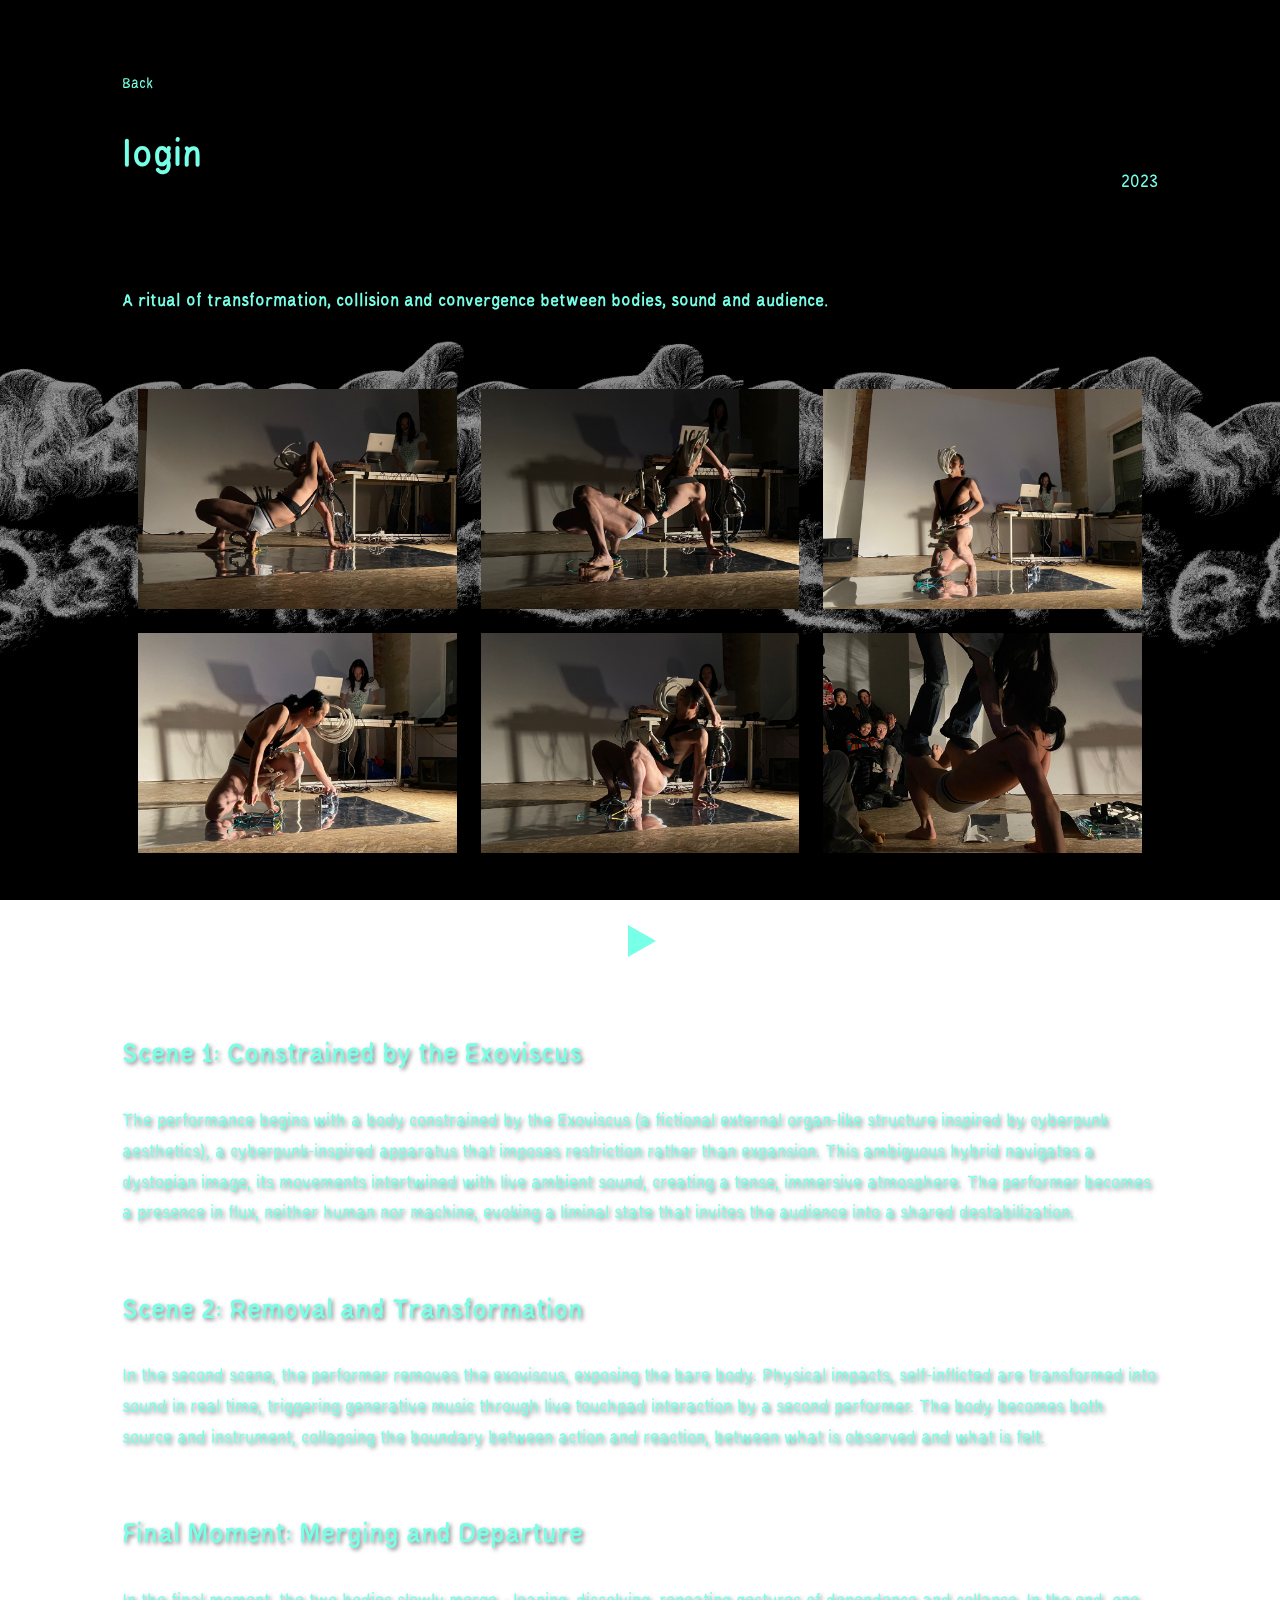
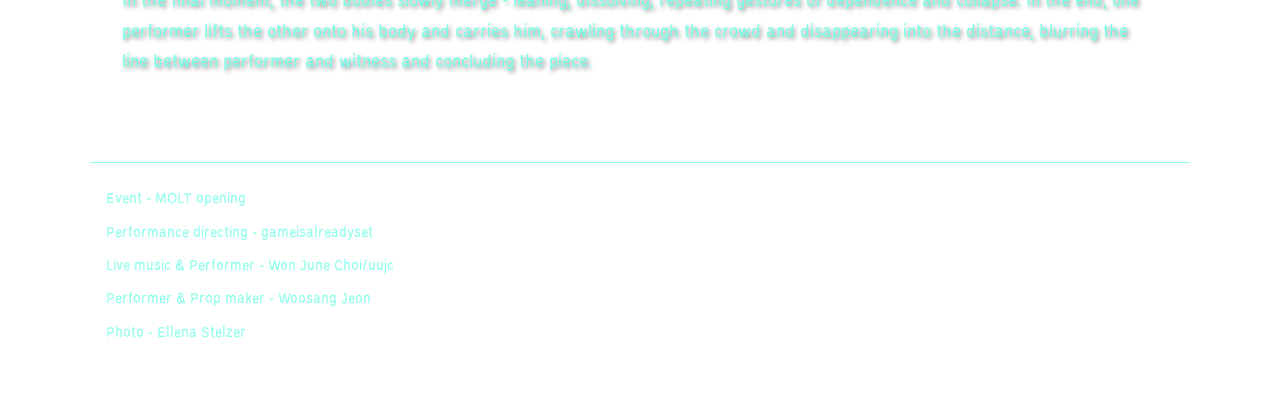
<file: login.html>
<!DOCTYPE html>
<html lang="en">
  <head>
    <meta charset="UTF-8" />
    <meta name="viewport" content="width=device-width, initial-scale=1.0" />
    <meta name="theme-color" content="#000000" />
    <meta name="apple-mobile-web-app-status-bar-style" content="black-translucent" />
    <meta name="apple-mobile-web-app-capable" content="yes" />
    <title>Login - Woo Sang Jeon</title>
    <link rel="stylesheet" href="style.css" />
    <style>
      body,
      body * {
        color: #77ffe7 !important;
      }
      .image-grid.three-by-three img {
        border-radius: 0;
      }
      .video {
        margin-bottom: 0 !important;
      }
      .video-container {
        margin-bottom: 0 !important;
        padding-bottom: 0 !important;
        height: auto !important;
        min-height: 0 !important;
      }
      .description {
        margin-top: 0 !important;
      }
      .credits {
        border-top: 1px solid #77ffe7;
      }
    </style>
  </head>
  <body>
    <div class="background-image login-bg-img"></div>
    <div class="content">
      <a href="gameisalreadyset.html" class="back-btn">Back</a>
      <div class="project-info">
        <h1>login</h1>
        <p>2023</p>
      </div>
      <h3>A ritual of transformation, collision and convergence between bodies, sound and audience.</h3>
      <section class="gallery">
        <div class="image-grid three-by-three">
          <a href="assets/Login_02_yb2sx9.jpg" target="_blank">
            <img src="assets/Login_02_yb2sx9.jpg" alt="Login Performance" />
          </a>
          <a href="assets/Login_k3ouq6.jpg" target="_blank">
            <img src="assets/Login_k3ouq6.jpg" alt="Login Performance" />
          </a>
          <a href="assets/Login_pic_nr1_mdys6j.jpg" target="_blank">
            <img src="assets/Login_pic_nr1_mdys6j.jpg" alt="Login Pic 1" />
          </a>
          <a href="assets/Login_pic_nr2_kvhkva.jpg" target="_blank">
            <img src="assets/Login_pic_nr2_kvhkva.jpg" alt="Login Pic 2" />
          </a>
          <a href="assets/Login_pic_nr3_kat0np.jpg" target="_blank">
            <img src="assets/Login_pic_nr3_kat0np.jpg" alt="Login Pic 3" />
          </a>
          <a href="assets/Login_pic_nr5_f4vupu.jpg" target="_blank">
            <img src="assets/Login_pic_nr5_f4vupu.jpg" alt="Login Pic 5" />
          </a>
        </div>
      </section>
      <section class="video">
        <div class="video-container">
          <a href="https://www.youtube.com/watch?v=d_N7GMo7Fw0" target="_blank" class="video-icon">
            <svg xmlns="http://www.w3.org/2000/svg" width="48" height="48" viewBox="0 0 24 24" fill="currentColor">
              <polygon points="6,4 20,12 6,20" />
            </svg>
          </a>
        </div>
      </section>

      <section class="description">
        <section>
          <h2>Scene 1: Constrained by the Exoviscus</h2>
          <p>
            The performance begins with a body constrained by the Exoviscus (a fictional external organ-like structure inspired by cyberpunk
            aesthetics), a cyberpunk-inspired apparatus that imposes restriction rather than expansion. This ambiguous hybrid navigates a
            dystopian image, its movements intertwined with live ambient sound, creating a tense, immersive atmosphere. The performer
            becomes a presence in flux, neither human nor machine, evoking a liminal state that invites the audience into a shared
            destabilization.
          </p>
        </section>
        <section>
          <h2>Scene 2: Removal and Transformation</h2>
          <p>
            In the second scene, the performer removes the exoviscus, exposing the bare body. Physical impacts, self-inflicted are
            transformed into sound in real time, triggering generative music through live touchpad interaction by a second performer. The
            body becomes both source and instrument, collapsing the boundary between action and reaction, between what is observed and what
            is felt.
          </p>
        </section>
        <section>
          <h2>Final Moment: Merging and Departure</h2>
          <p>
            In the final moment, the two bodies slowly merge - leaning, dissolving, repeating gestures of dependence and collapse. In the
            end, one performer lifts the other onto his body and carries him, crawling through the crowd and disappearing into the distance,
            blurring the line between performer and witness and concluding the piece.
          </p>
        </section>
      </section>

      <script src="script.js"></script>
    </div>
    <footer>
      <section class="credits">
        <ul>
          <li>Event - MOLT opening</li>
          <li>Performance directing - gameisalreadyset</li>
          <li>Live music & Performer - Won June Choi/uujc</li>
          <li>Performer & Prop maker - Woosang Jeon</li>
          <li>Photo - Ellena Stelzer</li>
        </ul>
      </section>
    </footer>
  </body>
</html>
</file>
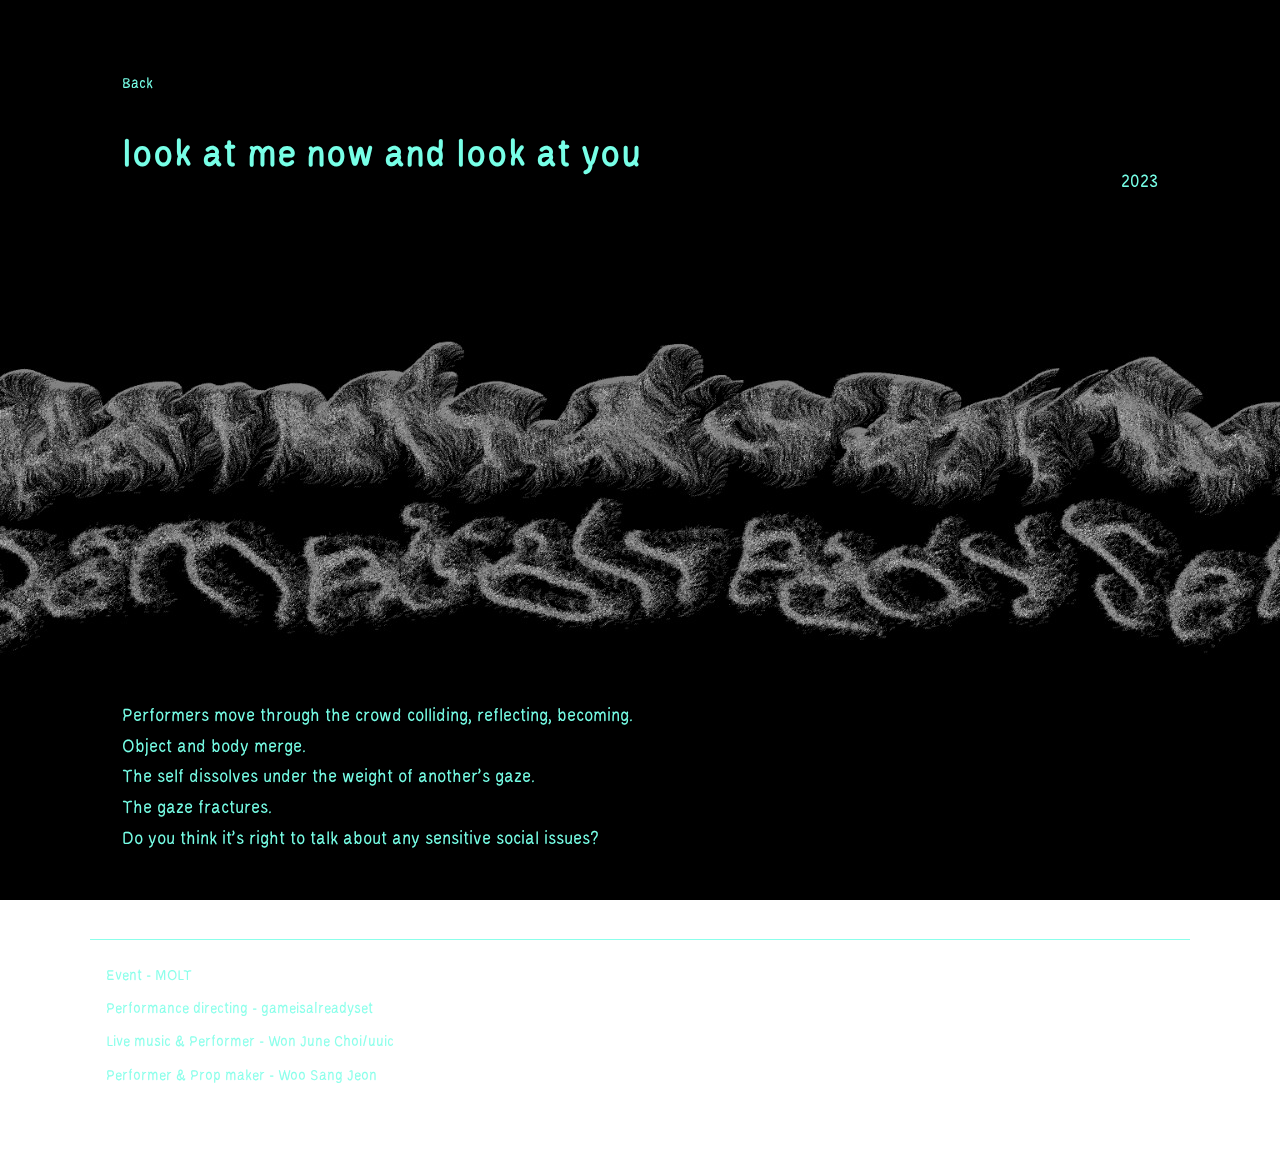
<file: look-at-me-now-and-look-at-you.html>
<!DOCTYPE html>
<html lang="en">
  <head>
    <meta charset="UTF-8" />
    <meta name="viewport" content="width=device-width, initial-scale=1.0" />
    <meta name="theme-color" content="#000000" />
    <meta name="apple-mobile-web-app-status-bar-style" content="black-translucent" />
    <meta name="apple-mobile-web-app-capable" content="yes" />
    <title>Look at me now and look at you - Woo Sang Jeon</title>
    <link rel="stylesheet" href="style.css" />
    <style>
      body,
      body * {
        color: #77ffe7 !important;
      }
      .credits {
        border-top: 1px solid #77ffe7;
      }
      @media (max-width: 600px) {
        .content {
          padding-left: 0.5em;
          padding-right: 0.5em;
        }
        iframe {
          width: 100% !important;
          height: auto !important;
          min-width: 0;
        }
      }
    </style>
  </head>
  <body>
    <div class="background-image lookatme-bg-img"></div>
    <div class="content">
      <a href="gameisalreadyset.html" class="back-btn">Back</a>
      <div class="project-info">
        <h1>look at me now and look at you</h1>
        <p>2023</p>
      </div>
      <div style="margin: 2em 0; text-align: center">
        <iframe
          width="640"
          height="360"
          src="https://www.youtube.com/embed/Mv1bSNsB03w"
          title="YouTube video player"
          frameborder="0"
          allow="accelerometer; autoplay; clipboard-write; encrypted-media; gyroscope; picture-in-picture; web-share"
          allowfullscreen></iframe>
      </div>
      <p>
        Performers move through the crowd colliding, reflecting, becoming.
        <br />
        Object and body merge.
        <br />
        The self dissolves under the weight of another's gaze.
        <br />
        The gaze fractures.
        <br />
        Do you think it's right to talk about any sensitive social issues?
      </p>
    </div>

    <footer>
      <section class="credits">
        <ul>
          <li>Event - MOLT</li>
          <li>Performance directing - gameisalreadyset</li>
          <li>Live music & Performer - Won June Choi/uuic</li>
          <li>Performer & Prop maker - Woo Sang Jeon</li>
        </ul>
      </section>
    </footer>
  </body>
</html>
</file>
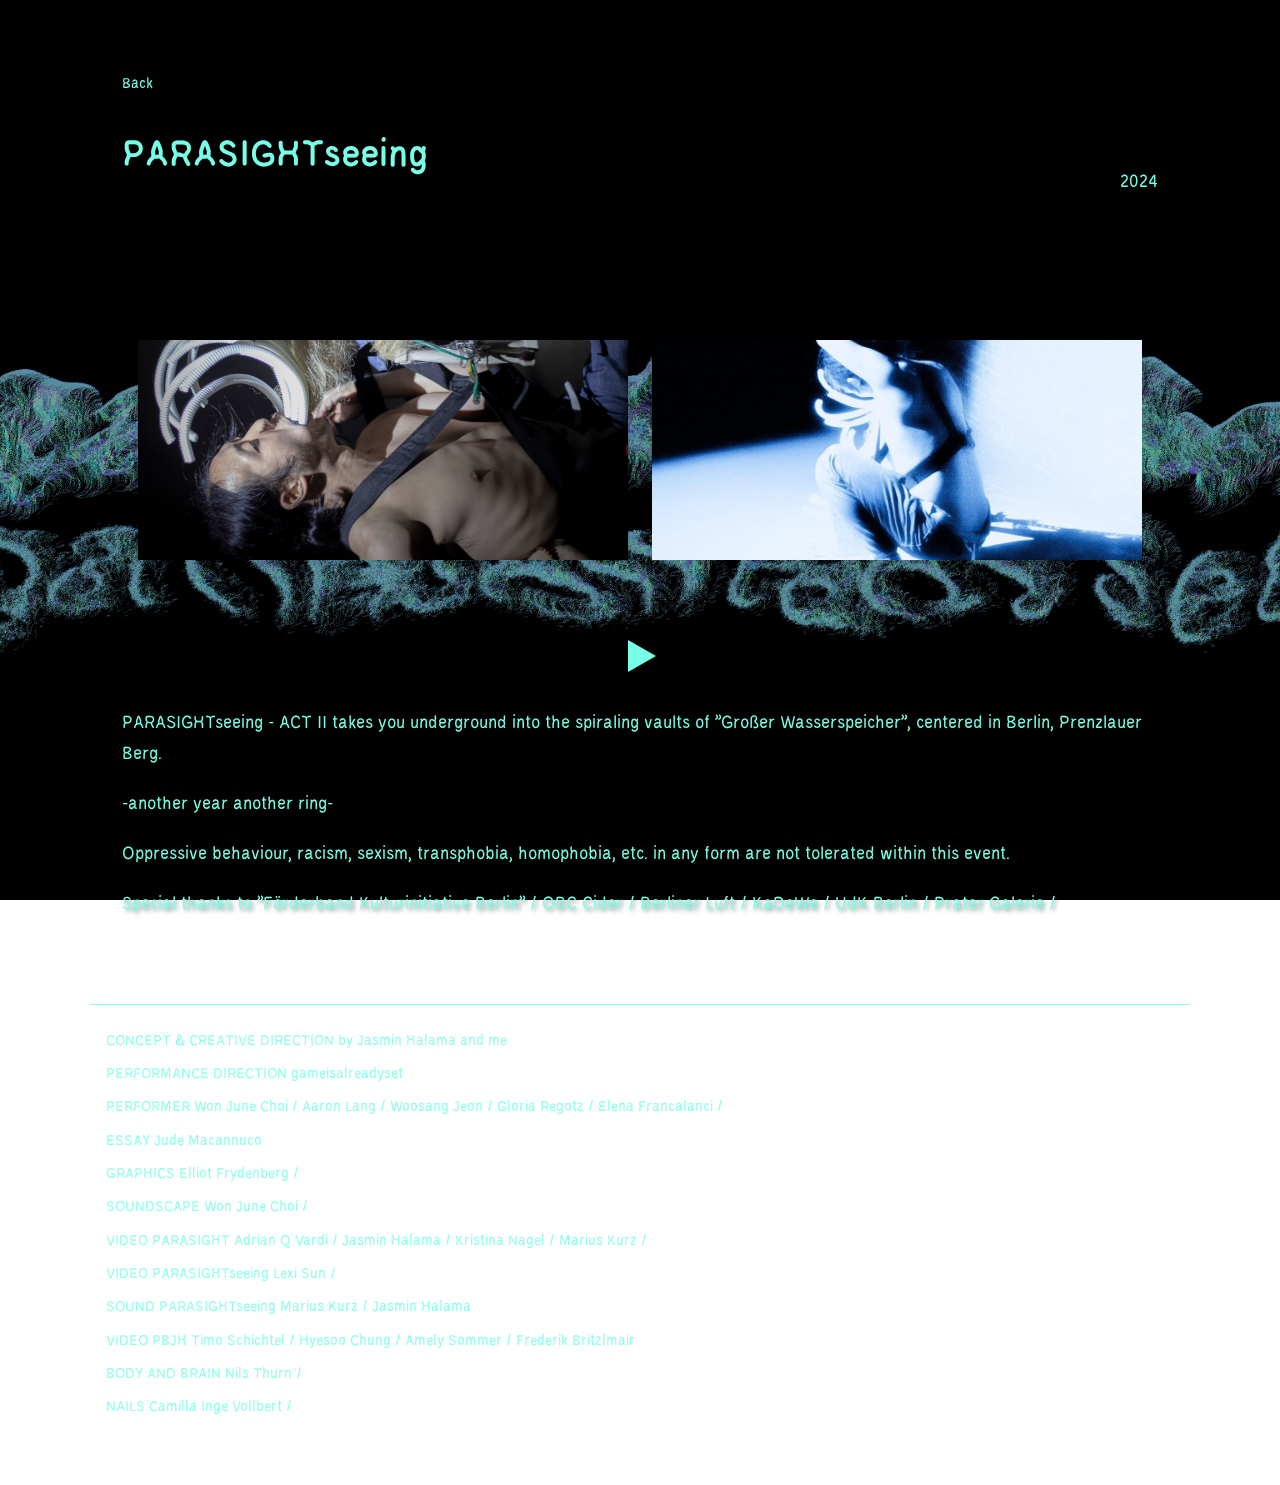
<file: parasight.html>
<!DOCTYPE html>
<html lang="en">
  <head>
    <meta charset="UTF-8" />
    <meta name="viewport" content="width=device-width, initial-scale=1.0" />
    <meta name="theme-color" content="#000000" />
    <meta name="apple-mobile-web-app-status-bar-style" content="black-translucent" />
    <meta name="apple-mobile-web-app-capable" content="yes" />
    <title>Parasight - Woo Sang Jeon</title>
    <link rel="stylesheet" href="style.css" />
    <style>
      body,
      body * {
        color: #77ffe7 !important;
      }
      .credits {
        border-top: 1px solid #77ffe7;
      }
      #video-container {
        margin-bottom: 0 !important;
      }
      .video {
        margin-bottom: 0 !important;
      }
      .video-container {
        margin-bottom: 0 !important;
        padding-bottom: 0 !important;
        height: auto !important;
        min-height: 0 !important;
      }
      .image-grid img {
        border-radius: 0% !important;
      }
    </style>
  </head>
  <body>
    <div class="background-image parasight-bg-img"></div>
    <div class="content">
      <a href="gameisalreadyset.html" class="back-btn">Back</a>
      <div class="project-info">
        <h1>PARASIGHTseeing</h1>
        <p>2024</p>
      </div>

      <section class="gallery">
        <div class="image-grid">
          <a href="assets/PARASIGHTseeing_dcs6jt.jpg" target="_blank">
            <img src="assets/PARASIGHTseeing_dcs6jt.jpg" alt="PARASIGHTseeing" />
          </a>
          <a href="assets/PARASIGHTseeing_01_fi1red.jpg" target="_blank">
            <img src="assets/PARASIGHTseeing_01_fi1red.jpg" alt="PARASIGHTseeing 01" />
          </a>
        </div>
      </section>
      <section class="video">
        <div class="video-container" id="video-container">
          <a href="https://youtu.be/LQBdD7xVSPU" target="_blank" class="video-icon">
            <svg xmlns="http://www.w3.org/2000/svg" width="48" height="48" viewBox="0 0 24 24" fill="currentColor">
              <polygon points="6,4 20,12 6,20" />
            </svg>
          </a>
        </div>
      </section>
      <section class="description">
        <p>
          PARASIGHTseeing - ACT II takes you underground into the spiraling vaults of "Großer Wasserspeicher", centered in Berlin,
          Prenzlauer Berg.
        </p>
        <p>-another year another ring-</p>
        <p>Oppressive behaviour, racism, sexism, transphobia, homophobia, etc. in any form are not tolerated within this event.</p>
        <p>Special thanks to "Förderband Kulturinitiative Berlin" / OBC Cider / Berliner Luft / KaDeWe / UdK Berlin / Prater Galerie /</p>
      </section>
    </div>

    <footer>
      <section class="credits">
        <ul>
          <li>CONCEPT & CREATIVE DIRECTION by Jasmin Halama and me</li>
          <li>PERFORMANCE DIRECTION gameisalreadyset</li>
          <li>PERFORMER Won June Choi / Aaron Lang / Woosang Jeon / Gloria Regotz / Elena Francalanci /</li>
          <li>ESSAY Jude Macannuco</li>
          <li>GRAPHICS Elliot Frydenberg /</li>
          <li>SOUNDSCAPE Won June Choi /</li>
          <li>VIDEO PARASIGHT Adrian Q Vardi / Jasmin Halama / Kristina Nagel / Marius Kurz /</li>
          <li>VIDEO PARASIGHTseeing Lexi Sun /</li>
          <li>SOUND PARASIGHTseeing Marius Kurz / Jasmin Halama</li>
          <li>VIDEO PBJH Timo Schichtel / Hyesoo Chung / Amely Sommer / Frederik Britzlmair</li>
          <li>BODY AND BRAIN Nils Thurn /</li>
          <li>NAILS Camilla Inge Vollbert /</li>
        </ul>
      </section>
    </footer>
  </body>
</html>
</file>
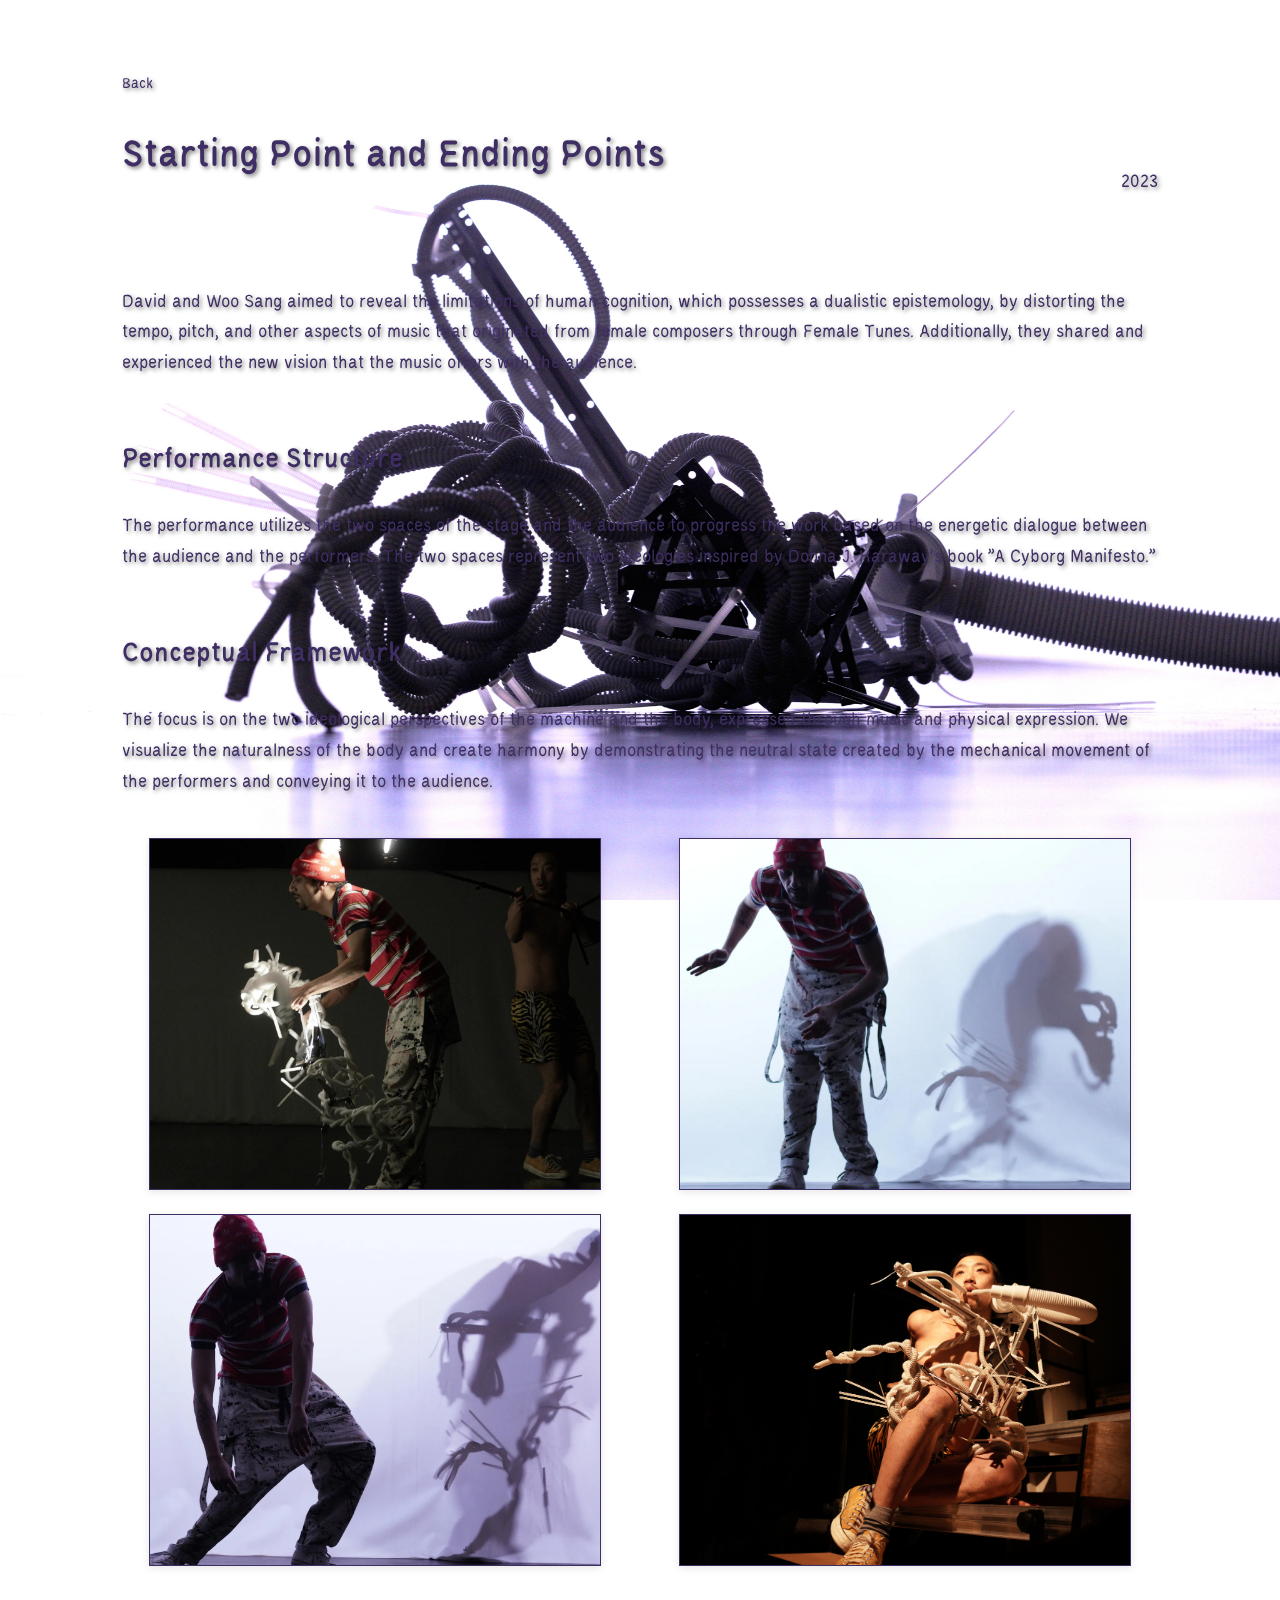
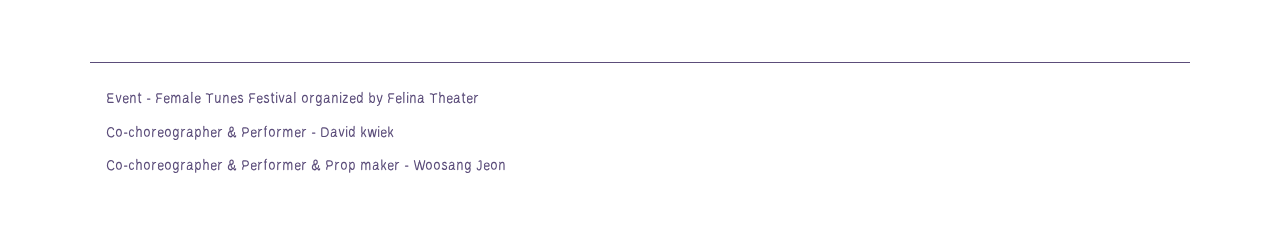
<file: starting-and-ending-points.html>
<!DOCTYPE html>
<html lang="en">
  <head>
    <meta charset="UTF-8" />
    <meta name="viewport" content="width=device-width, initial-scale=1.0" />
    <title>Starting and Ending Points - Woo Sang Jeon</title>
    <link rel="stylesheet" href="style.css" />
    <style>
      body,
      body * {
        color: #3f2e63 !important;
      }
      .credits {
        border-top: 1px solid #3f2e63;
      }
      .project-info {
        display: flex;
        justify-content: space-between;
        align-items: center;
      }
      .image-grid.three-by-two {
        display: grid;
        grid-template-columns: repeat(2, 1fr);
        grid-template-rows: repeat(2, 1fr);
        gap: 1.5rem;
        margin-bottom: 2rem;
        padding: 0;
        background: none;
        box-shadow: none;
        border: none;
      }
      .image-grid.three-by-two img {
        width: 450px;
        height: 350px;
        object-fit: cover;
        border: 1.5px solid #3f2e63 !important;
        background: none;
        transition: transform 0.2s cubic-bezier(0.4, 0, 0.2, 1), box-shadow 0.2s;
        border-radius: 0;
      }

      .image-grid.three-by-two img:hover {
        transform: scale(1.04);
        box-shadow: 0 4px 16px rgba(0, 0, 0, 0.18);
      }

      @media (max-width: 900px) {
        .image-grid.three-by-two {
          grid-template-columns: 1fr 1fr;
        }
      }
      @media (max-width: 600px) {
        .image-grid.three-by-two {
          grid-template-columns: 1fr;
          padding: 1rem 0.2rem;
        }
        .image-grid.three-by-two img {
          width: 100% !important;
          max-width: 100vw;
          height: auto !important;
        }
      }
    </style>
  </head>

  <body class="starting-ending-bg">
    <div class="background-image starting-ending-bg-img"></div>

    <div class="content">
      <a href="index.html">Back</a>
      <div class="project-info">
        <h1>Starting Point and Ending Points</h1>
        <p>2023</p>
      </div>

      <p>
        David and Woo Sang aimed to reveal the limitations of human cognition, which possesses a dualistic epistemology, by distorting the
        tempo, pitch, and other aspects of music that originated from female composers through Female Tunes. Additionally, they shared and
        experienced the new vision that the music offers with the audience.
      </p>

      <section>
        <h2>Performance Structure</h2>
        <p>
          The performance utilizes the two spaces of the stage and the audience to progress the work based on the energetic dialogue between
          the audience and the performers. The two spaces represent two ideologies inspired by Donna J. Haraway's book "A Cyborg Manifesto."
        </p>
      </section>

      <section>
        <h2>Conceptual Framework</h2>
        <p>
          The focus is on the two ideological perspectives of the machine and the body, expressed through music and physical expression. We
          visualize the naturalness of the body and create harmony by demonstrating the neutral state created by the mechanical movement of
          the performers and conveying it to the audience.
        </p>
      </section>
      <section class="gallery">
        <div class="image-grid three-by-two">
          <a href="assets/Starting_point_and_ending_points_03_brms8u.jpg" target="_blank">
            <img src="assets/Starting_point_and_ending_points_03_brms8u.jpg" alt="Starting point and ending points 03" />
          </a>
          <a href="assets/Starting_point_and_ending_points_04_rfwklk.jpg" target="_blank">
            <img src="assets/Starting_point_and_ending_points_04_rfwklk.jpg" alt="Starting point and ending points 04" />
          </a>
          <a href="assets/Starting_point_and_ending_points_05_otbfrb.jpg" target="_blank">
            <img src="assets/Starting_point_and_ending_points_05_otbfrb.jpg" alt="Starting point and ending points 05" />
          </a>
          <a href="assets/Woosangjeon_Starting_point_and_Ending_points_02_hrbsxe.jpg" target="_blank">
            <img src="assets/Woosangjeon_Starting_point_and_Ending_points_02_hrbsxe.jpg" alt="Starting point and Ending points 02" />
          </a>
        </div>
      </section>
    </div>
    <footer>
      <section class="credits">
        <ul>
          <li>Event - Female Tunes Festival organized by Felina Theater</li>
          <li>Co-choreographer & Performer - David kwiek</li>
          <li>Co-choreographer & Performer & Prop maker - Woosang Jeon</li>
        </ul>
      </section>
    </footer>
    <script>
      let scrollTimeout;
      window.addEventListener("scroll", () => {
        document.body.classList.add("show-image-bg");

        clearTimeout(scrollTimeout);
        scrollTimeout = setTimeout(() => {
          document.body.classList.remove("show-image-bg");
        }, 300); // Remove after 300ms of no scroll
      });
    </script>
  </body>
</html>
</file>
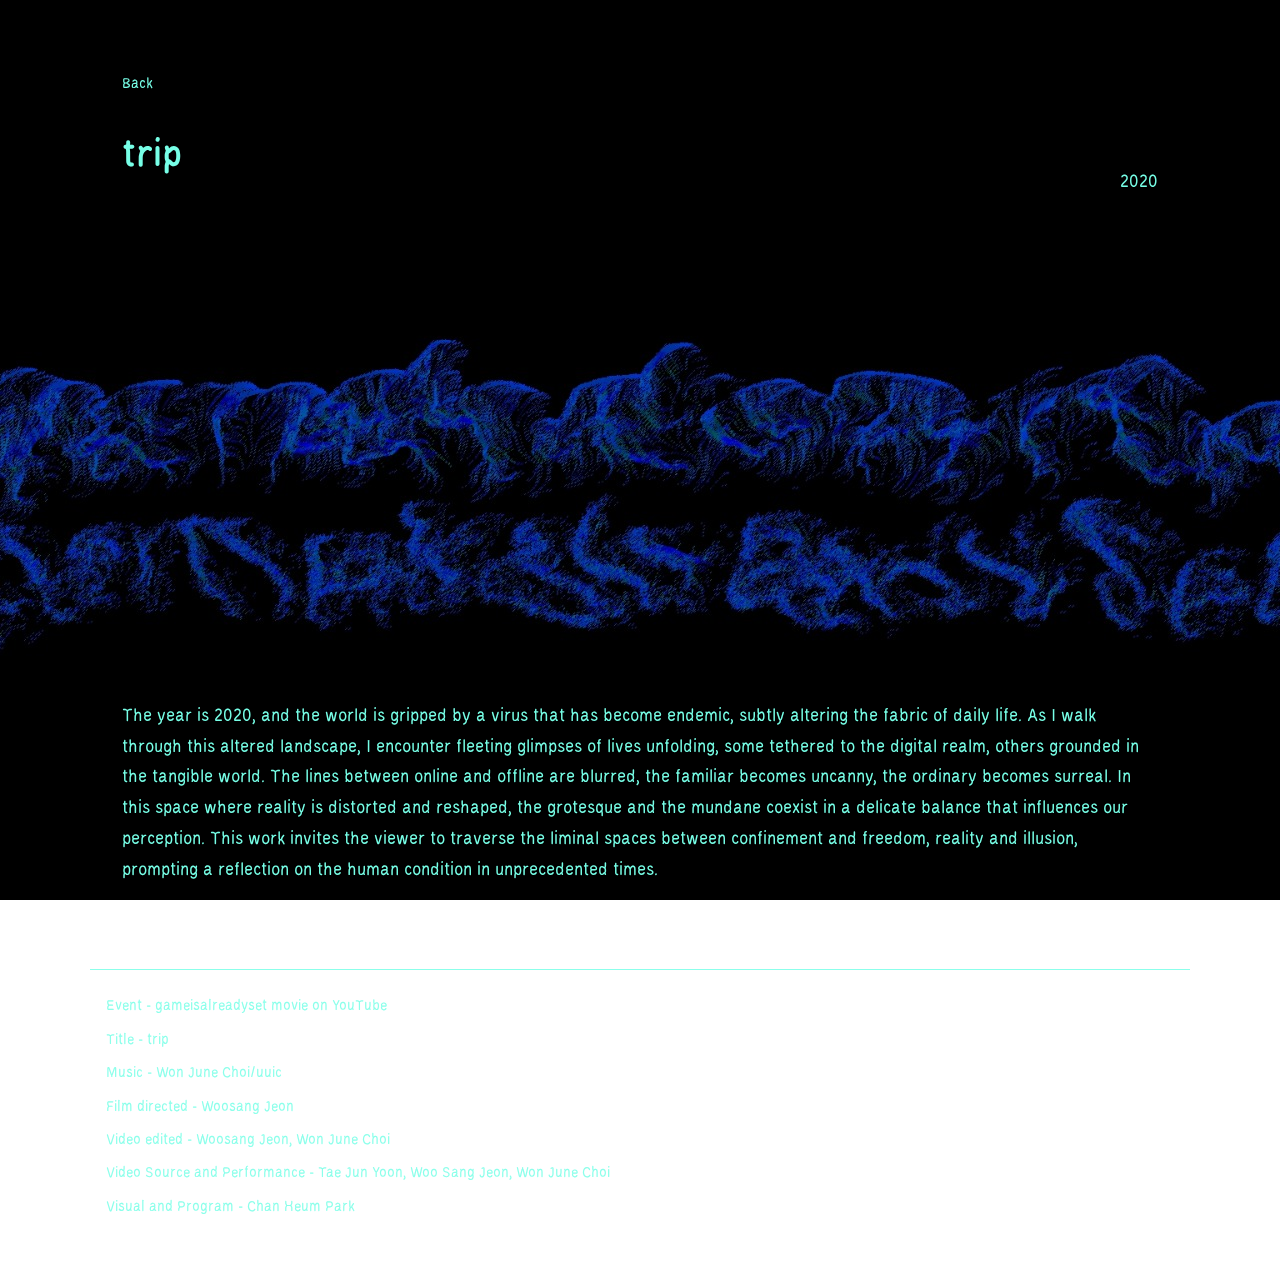
<file: trip.html>
<!DOCTYPE html>
<html lang="en">
  <head>
    <meta charset="UTF-8" />
    <meta name="viewport" content="width=device-width, initial-scale=1.0" />
    <meta name="theme-color" content="#000000" />
    <meta name="apple-mobile-web-app-status-bar-style" content="black-translucent" />
    <meta name="apple-mobile-web-app-capable" content="yes" />
    <title>Trip - Woo Sang Jeon</title>
    <link rel="stylesheet" href="style.css" />
    <style>
      body,
      body * {
        color: #77ffe7 !important;
      }
      .credits {
        border-top: 1px solid #77ffe7;
      }
      @media (max-width: 600px) {
        .content {
          padding-left: 0.5em;
          padding-right: 0.5em;
        }
        iframe {
          width: 100% !important;
          height: auto !important;
          min-width: 0;
        }
      }
    </style>
  </head>
  <body>
    <div class="background-image trip-bg-img"></div>
    <div class="content">
      <a href="gameisalreadyset.html" class="back-btn">Back</a>
      <div class="project-info">
        <h1>trip</h1>
        <p>2020</p>
      </div>
      <div style="margin-bottom: 4em; text-align: center">
        <iframe
          width="640"
          height="360"
          src="https://www.youtube.com/embed/5p7gTpiKRwE"
          title="YouTube video player"
          frameborder="0"
          allow="accelerometer; autoplay; clipboard-write; encrypted-media; gyroscope; picture-in-picture; web-share"
          allowfullscreen></iframe>
      </div>
      <p>
        The year is 2020, and the world is gripped by a virus that has become endemic, subtly altering the fabric of daily life. As I walk
        through this altered landscape, I encounter fleeting glimpses of lives unfolding, some tethered to the digital realm, others
        grounded in the tangible world. The lines between online and offline are blurred, the familiar becomes uncanny, the ordinary becomes
        surreal. In this space where reality is distorted and reshaped, the grotesque and the mundane coexist in a delicate balance that
        influences our perception. This work invites the viewer to traverse the liminal spaces between confinement and freedom, reality and
        illusion, prompting a reflection on the human condition in unprecedented times.
      </p>
    </div>

    <footer>
      <section class="credits">
        <ul>
          <li>Event - gameisalreadyset movie on YouTube</li>
          <li>Title - trip</li>
          <li>Music - Won June Choi/uuic</li>
          <li>Film directed - Woosang Jeon</li>
          <li>Video edited - Woosang Jeon, Won June Choi</li>
          <li>Video Source and Performance - Tae Jun Yoon, Woo Sang Jeon, Won June Choi</li>
          <li>Visual and Program - Chan Heum Park</li>
        </ul>
      </section>
    </footer>
  </body>
</html>
</file>
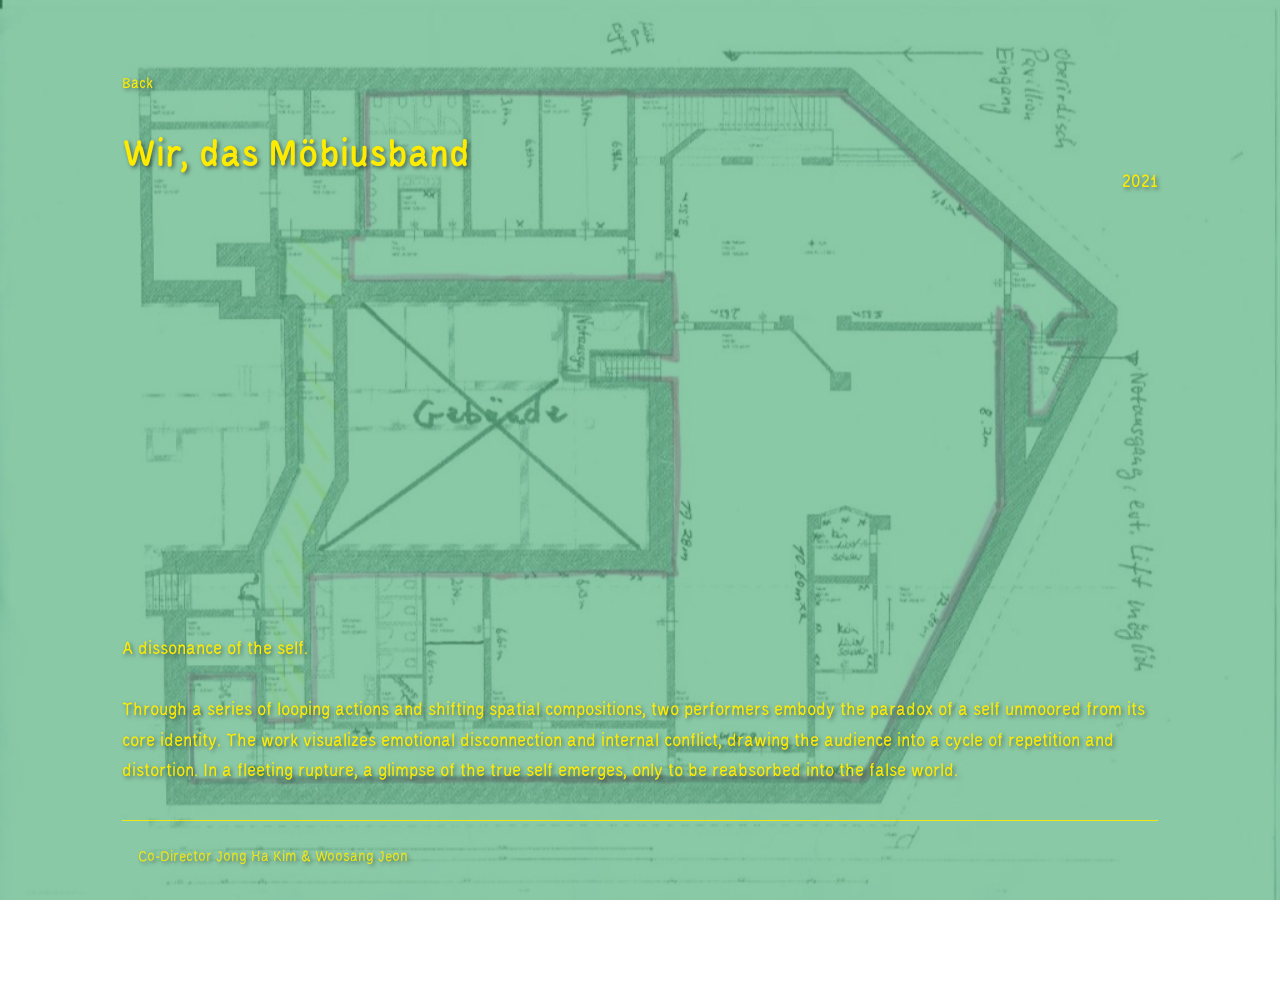
<file: wir-das-mobiusband.html>
<!DOCTYPE html>
<html lang="en">
  <head>
    <meta charset="UTF-8" />
    <meta name="viewport" content="width=device-width, initial-scale=1.0" />
    <meta name="theme-color" content="#3CA56B" />
    <meta name="apple-mobile-web-app-status-bar-style" content="black-translucent" />
    <meta name="apple-mobile-web-app-capable" content="yes" />
    <title>Wir, das Möbiusband - Woo Sang Jeon</title>
    <link rel="stylesheet" href="style.css" />
    <style>
      .video-container {
        display: flex;
        justify-content: center;
        align-items: center;
      }

      .blue-overlay {
        background-color: rgba(60, 165, 107, 0.6) !important;
      }
      .video {
        margin-bottom: 0 !important;
      }
      .video-container {
        margin-bottom: 0 !important;
        padding-bottom: 0 !important;
        height: auto !important;
        min-height: 0 !important;
      }
    </style>
  </head>
  <body>
    <div class="background-image wir-mobiusband-bg-img"></div>
    <div class="blue-overlay"></div>
    <div class="content">
      <a href="index.html">Back</a>
      <div class="project-info">
        <h1>Wir, das Möbiusband</h1>
        <p>2021</p>
      </div>

      <section class="video">
        <div class="video-container">
          <iframe
            width="560"
            height="315"
            src="https://www.youtube.com/embed/chwJczPPz9Y"
            title="Wir, das Möbiusband"
            frameborder="0"
            allow="accelerometer; autoplay; clipboard-write; encrypted-media; gyroscope; picture-in-picture"
            allowfullscreen></iframe>
        </div>
      </section>

      <p>
        A dissonance of the self.
        <br />
        <br />
        Through a series of looping actions and shifting spatial compositions, two performers embody the paradox of a self unmoored from its
        core identity. The work visualizes emotional disconnection and internal conflict, drawing the audience into a cycle of repetition
        and distortion. In a fleeting rupture, a glimpse of the true self emerges, only to be reabsorbed into the false world.
      </p>

      <footer>
        <section class="credits">
          <ul>
            <li>Co-Director Jong Ha Kim & Woosang Jeon</li>
          </ul>
        </section>
      </footer>
    </div>
    <script>
      let scrollTimeout;
      window.addEventListener("scroll", () => {
        document.body.classList.add("show-image-bg");

        clearTimeout(scrollTimeout);
        scrollTimeout = setTimeout(() => {
          document.body.classList.remove("show-image-bg");
        }, 300); // Remove after 300ms of no scroll
      });
    </script>
  </body>
</html>
</file>
<file: style.css>
@font-face {
  font-family: "Velvelyne";
  src: url("./assets/fonts/Velvelyne-Regular.woff") format("woff");
  font-weight: normal;
  font-style: normal;
}
@font-face {
  font-family: "Velvelyne";
  src: url("./assets/fonts/Velvelyne-Bold.woff") format("woff");
  font-weight: bold;
  font-style: normal;
}
body {
  font-family: "Velvelyne", -apple-system, BlinkMacSystemFont, "Segoe UI", Roboto, sans-serif;
  font-weight: normal;
  max-width: 800px;
  margin: 40px auto;
  padding: 0 20px;
  line-height: 1.6;
  color: #ffeb00;
}

/* Wider content for all pages except index, biography, contact, and gameisalreadyset */
body:not(#index):not(.biography):not(.contact):not(.gameisalreadyset) {
  max-width: 1100px;
}

body#index {
  background-color: #000957;
}

body#index h1 {
  font-size: 3em;
}

h1,
h2 {
  font-family: "Velvelyne", -apple-system, BlinkMacSystemFont, "Segoe UI", Roboto, sans-serif;
  font-weight: bold;
}
h1 {
  margin-bottom: 2em;
  font-size: 2.5em;
}
h2 {
  margin-top: 2em;
  margin-bottom: 1em;
  font-size: 1.8em;
}
ul {
  list-style: none;
  padding: 0;
}
li {
  margin: 0.5em 0;
  font-size: 1.2em;
  font-weight: normal;
}
a {
  color: #ffeb00;
  text-decoration: none;
  border-bottom: 1px solid #ffeb00;
}
a:hover {
  color: #ff4fcb;
  background: none;
  border-bottom: none !important;
}
span:hover {
  color: #ff4fcb;
  background: none;
  border-bottom: none !important;
}

.gallery {
  margin: 2rem 0;
}

.gallery h2 {
  margin-bottom: 1rem;
}

.image-grid {
  display: grid;
  grid-template-columns: repeat(auto-fit, minmax(180px, 1fr));
  gap: 1.5rem;
  margin: 2.5rem 0;
  padding: 2rem 1rem;
  background: none;
  border-radius: 18px;
  box-shadow: 0 2px 16px 0 rgba(0, 0, 0, 0.08);
}

.image-grid a,
.image-grid img {
  border-bottom: none !important;
}

.image-grid img {
  width: 100%;
  height: 220px;
  object-fit: cover;
  border-radius: 12px;
  box-shadow: 0 2px 8px rgba(0, 0, 0, 0.1);
  transition: transform 0.2s cubic-bezier(0.4, 0, 0.2, 1), box-shadow 0.2s;
}

.image-grid img:hover {
  transform: scale(1.04);
  box-shadow: 0 4px 16px rgba(0, 0, 0, 0.18);
}

.image-grid.three-by-three {
  display: grid;
  grid-template-columns: repeat(3, 1fr);
  gap: 1.5rem;
  margin-bottom: 2rem;
  max-width: 1400px;
  margin-left: auto;
  margin-right: auto;
  border-radius: 0px;
}

.image-grid.three-by-three .large-img {
  grid-column: span 1.5;
  max-width: 90%;
  width: 100%;
  height: auto;
}

@media (max-width: 1100px) {
  .image-grid.three-by-three {
    grid-template-columns: 1fr 1fr;
  }
}
@media (max-width: 700px) {
  .image-grid.three-by-three {
    grid-template-columns: 1fr;
  }
}

.image-grid.four-by-four {
  display: grid;
  grid-template-columns: repeat(4, 1fr);
  gap: 1.5rem;
  margin-bottom: 2rem;
}

@media (max-width: 1200px) {
  .image-grid.four-by-four {
    grid-template-columns: repeat(3, 1fr);
  }
}
@media (max-width: 900px) {
  .image-grid.four-by-four {
    grid-template-columns: 1fr 1fr;
  }
}
@media (max-width: 600px) {
  .image-grid.four-by-four {
    grid-template-columns: 1fr;
  }
}

.image-grid.three-by-two {
  display: grid;
  grid-template-columns: repeat(2, 1fr);
  grid-template-rows: repeat(2, 1fr);
  gap: 1.5rem;
  margin-bottom: 2rem;
}
@media (max-width: 900px) {
  .image-grid.three-by-two {
    grid-template-columns: 1fr 1fr;
    grid-template-rows: auto;
  }
}
@media (max-width: 600px) {
  .image-grid.three-by-two {
    grid-template-columns: 1fr;
    grid-template-rows: auto;
  }
}
.project-info {
  display: flex;
  justify-content: space-between;
  align-items: center;
}
.video {
  margin: 2rem 0;
}

.video h2 {
  margin-bottom: 1rem;
}

.video-container {
  position: relative;
  width: 100%;
  padding-bottom: 56.25%; /* 16:9 Aspect Ratio */
  margin-bottom: 2rem;
  text-align: center;
}

.video-container iframe {
  top: 0;
  left: 0;

  border-radius: 4px;
}

.video-container.vertical {
  position: relative;
  width: 100%;
  padding-bottom: 177.78%; /* 9:16 Aspect Ratio (16/9*100) */
  margin-bottom: 2rem;
}

.video-container.vertical iframe {
  position: absolute;
  top: 0;
  left: 0;
  width: 100%;
  height: 100%;
}

.credits {
  margin: 2rem 0;
  padding: 1rem;
  border-top: 1px solid #ffeb00;
}

.credits h2 {
  margin-bottom: 1rem;
}

.credits h3 {
  margin: 1.5rem 0 0.5rem;
  font-size: 1.4em;
}

.credits ul {
  list-style: none;
  padding: 0;
  margin: 0;
}

.credits li {
  margin: 0.5rem 0;
  font-size: 1.1em;
}

.contact-info {
  margin: 2rem 0;
}

.contact-item {
  margin-bottom: 2rem;
}

.contact-item h2 {
  margin-bottom: 0.5rem;
}

.contact-item a {
  font-size: 1.2em;
  display: block;
  margin-top: 0.5rem;
  border-bottom: none;
}

.work-list {
  margin: 3rem 0;
}

.work-list h2 {
  margin-top: 2.5rem;
  margin-bottom: 1.5rem;
  font-size: 2em;
}

.work-list h2:first-child {
  margin-top: 0;
}

.work-item {
  margin-bottom: 2rem;
  padding-bottom: 2rem;
  border-bottom: 1px solid rgba(255, 235, 0, 0.2);
}

.work-item:last-child {
  border-bottom: none;
}

.work-item h3 {
  font-size: 1.4em;
  margin-bottom: 1rem;
  color: #ffeb00;
}

.work-item ul {
  margin: 0;
  padding-left: 1rem;
}

.work-item li {
  margin: 0.5rem 0;
  font-size: 1.1em;
  line-height: 1.4;
}

.project {
  margin: 4rem 0;
  padding-bottom: 4rem;
  border-bottom: 1px solid rgba(255, 235, 0, 0.2);
}

.project:last-child {
  border-bottom: none;
}

.project h2 {
  margin-bottom: 1.5rem;
  font-size: 2em;
}

.project h3 {
  margin-top: 2rem;
  margin-bottom: 1rem;
  font-size: 1.4em;
  color: #ffeb00;
}

.project p {
  margin-bottom: 1.5rem;
  font-size: 1.1em;
  line-height: 1.6;
}

.background-image {
  position: fixed;
  top: 0;
  left: 0;
  width: 100vw;
  height: 100vh;
  background-size: cover;
  background-position: center;
  background-repeat: no-repeat;
  opacity: 1;
  z-index: -1;
}

.electro-asura-bg .background-image {
  overflow: hidden;
}

.content {
  position: relative;
  z-index: 1;
  padding: 2rem;
  margin: 2rem auto;
  max-width: 1200px;
}

.content h1,
.content h2,
.content p,
.content li,
.content a {
  text-shadow: 2px 2px 4px rgba(0, 0, 0, 0.5);
}

.video-icon {
  text-decoration: none;
  border-bottom: none;
}

.video-icon svg {
  transition: transform 0.3s cubic-bezier(0.4, 0, 0.2, 1);
}

.video-icon:hover svg {
  animation: pulse 1s infinite alternate;
}

@keyframes pulse {
  0% {
    transform: scale(1);
  }
  100% {
    transform: scale(1.15);
  }
}

/* Remove background for .content on gameisalreadyset.html */
body:has(.background-image) .content {
  background-color: transparent;
}

.photo-flex {
  display: flex;
  justify-content: center;
  align-items: flex-start;
  gap: 1.5rem;
  margin: 2rem 0;
}

.photo-flex img {
  max-width: 100%;
  width: 100%;
  height: auto;
  border-radius: 4px;
  box-shadow: 0 2px 8px rgba(0, 0, 0, 0.12);
  transition: transform 0.3s;
}

.photo-flex img:hover {
  transform: scale(1.04);
}

body.login-page .content,
body.login-page .content h1,
body.login-page .content h2,
body.login-page .content h3,
body.login-page .content p,
body.login-page .content li,
body.login-page .content a {
  color: #3a7cff !important;
}

.icon-hieroglyph {
  font-size: 2em;
  color: #ffeb00;
  vertical-align: middle;
  margin-left: 0.3em;
  display: inline-block;
  line-height: 1;
}

/* Profile section for index.html */
.profile-flex {
  display: flex;
  align-items: flex-start;
  gap: 2rem;
  margin-bottom: 2.5rem;
}

.profile-pic {
  width: 180px;
  max-width: 40vw;
  height: auto;
  border-radius: 50%;
  box-shadow: 0 2px 12px rgba(0, 0, 0, 0.18);
  object-fit: cover;
}

.profile-content {
  flex: 1;
  margin-top: 2rem;
}

@media (max-width: 700px) {
  .profile-flex {
    flex-direction: column;
    align-items: center;
    gap: 1.2rem;
  }
  .profile-pic {
    width: 60vw;
    max-width: 260px;
  }
  .profile-content {
    width: 100%;
  }
}

.blue-overlay {
  position: fixed;
  top: 0;
  left: 0;
  width: 100vw;
  height: 100vh;
  background: rgba(0, 9, 87, 0.8);
  z-index: 0;
  pointer-events: none;
}

.starting-ending-bg-img {
  background-image: url("assets/starting_points_and_ending_points_01_cmgo8v.jpg");
}

.electro-asura-bg-img {
  background-image: url("assets/compressed_電覺修羅與人造太陽-02_nc0isy.jpg");
  background-size: 190%;
  background-position: center;
}

.login-bg-img {
  background-image: url("assets/Login_background_hlswk4.jpg");
}

.command-perform-bg-img {
  background-image: url("assets/Command_Perform_background_fhecku.jpg");
}

.church-battle-bg-img {
  background-image: url("assets/Screenshot_20250503_144814_Instagram_zx0wg3.jpg");
}

.gameisalreadyset-bg-img {
  background-image: url("assets/gameisalreadyset_distorted_font_uanrit.jpg");
}

.wir-mobiusband-bg-img {
  background-image: url("assets/Wir_das_mobiusband_backgr_zt1fcg.jpg");
}

.trip-bg-img {
  background-image: url("assets/Trip_background_og8gsn.jpg");
}

.parasight-bg-img {
  background-image: url("assets/PARASIGHTseeing_background_bkpaoc.jpg");
}

.lookatme-bg-img {
  background-image: url("assets/Lookatmenowandlookatu_background_isvvlz.jpg");
}

.logout-bg-img {
  background-image: url("assets/Logout_background_mo02nu.jpg");
}

.circle-of-life-bg-img {
  background-image: url("assets/IMG-20241128-WA0001_mhlath.jpg");
}

img {
  max-width: 600px;
  width: 100%;
  height: auto;
  display: block;
  margin-left: auto;
  margin-right: auto;
  object-fit: contain;
}

.video-row {
  display: grid;
  grid-template-columns: 1fr 1fr;
  gap: 1.5rem;
  margin-bottom: 2rem;
}
@media (max-width: 700px) {
  .video-row {
    grid-template-columns: 1fr;
  }
}

.icon-gameisalreadyset {
  font-size: 1.5em;
  color: #ffeb00;
  vertical-align: middle;
  margin-right: 0.5em;
  display: inline-block;
  line-height: 1;
}

.random-links-container {
  position: fixed;
  top: 50%;
  left: 50%;
  width: 1200px;
  height: 300px;
  transform: translate(-50%, -50%);
  pointer-events: none;
  z-index: 10;
}

.random-link {
  position: absolute;
  color: #77ffe7;
  font-size: 1.2em;
  text-decoration: none;
  border-bottom: none;
  transition: transform 0.2s cubic-bezier(0.4, 0, 0.2, 1), color 0.2s;
  pointer-events: auto;
  font-weight: bold;
  text-shadow: 2px 2px 8px #000, 0 0 2px #fff;
}

.random-link:hover {
  transform: scale(1.15);
  color: #ffeb00;
  z-index: 20;
}

@media (max-width: 700px) {
  .random-links-container {
    width: 95vw;
    height: 60vw;
    min-width: 0;
    min-height: 0;
  }
  .random-link {
    font-size: 1em;
  }
}

.biobox a,
.worksbox a {
  border-bottom: none !important;
}

a[href*="index.html"],
a[href*="gameisalreadyset.html"] {
  border-bottom: none !important;
}

.electro-asura-bg .credits {
  border-top: 1px solid #7a9daf;
}

.bio-header-flex {
  display: flex;
  align-items: flex-start;
  justify-content: space-between;
  gap: 2.5rem;
  margin-bottom: 2.5rem;
}
.bio-header-content {
  flex: 1;
}
.bio-profile-pic {
  width: 220px;
  max-width: 30vw;
  height: 295px;

  border-radius: 0px;
  box-shadow: 0 2px 12px rgba(0, 0, 0, 0.18);
  object-fit: cover;
}
@media (max-width: 900px) {
  .bio-header-flex {
    flex-direction: column;
    align-items: center;
    gap: 1.2rem;
  }
  .bio-profile-pic {
    width: 60vw;
    max-width: 260px;
  }
  .bio-header-content {
    width: 100%;
  }
}

.bio-profile-pic-outside {
  position: fixed;
  top: 60px;
  right: 40px;
  width: 220px;
  height: 295px;
  object-fit: cover;
  box-shadow: 0 2px 12px rgba(0, 0, 0, 0.18);
  border-radius: 0;
  z-index: 10;
}
@media (max-width: 1100px) {
  .bio-profile-pic-outside {
    position: static;
    display: block;
    margin: 2rem auto 1rem auto;
    width: 60vw;
    max-width: 260px;
    height: auto;
  }
}

p {
  font-size: 1.2em;
}

footer {
  font-size: 0.9em;
  opacity: 0.85;
  width: 100% !important;
}

@media (max-width: 700px) {
  body {
    max-width: 100vw;
    padding: 0 6vw;
    margin: 20px auto;
  }
  .content {
    max-width: 100vw;
    padding: 1rem 0.5rem;
    margin: 1rem 0;
  }
  h1 {
    font-size: 2em;
  }
  h2 {
    font-size: 1.3em;
  }
  p,
  li {
    font-size: 1em;
  }
  .gallery {
    margin: 1rem 0;
  }
  .image-grid img {
    height: 140px;
  }
  .profile-pic,
  .bio-profile-pic,
  .bio-profile-pic-outside {
    width: 60vw !important;
    max-width: 260px !important;
    height: auto !important;
  }
}

@media (max-width: 500px) {
  body {
    padding: 0 2vw;
  }
  .content {
    padding: 0.5rem 0.2rem;
  }
  h1 {
    font-size: 1.3em;
  }
  h2 {
    font-size: 1.1em;
  }
  .image-grid img {
    height: 90px;
  }
}

/* Prevent horizontal overflow for lists and containers */
ul,
ol,
.work-list,
.random-links-container {
  max-width: 100vw;
  box-sizing: border-box;
  overflow-wrap: break-word;
  word-break: break-word;
}

@media (max-width: 700px) {
  ul,
  ol,
  .work-list,
  .random-links-container {
    padding-left: 1.2em;
    margin-left: 0;
    max-width: 100vw;
    overflow-x: auto;
  }
}
</file>
